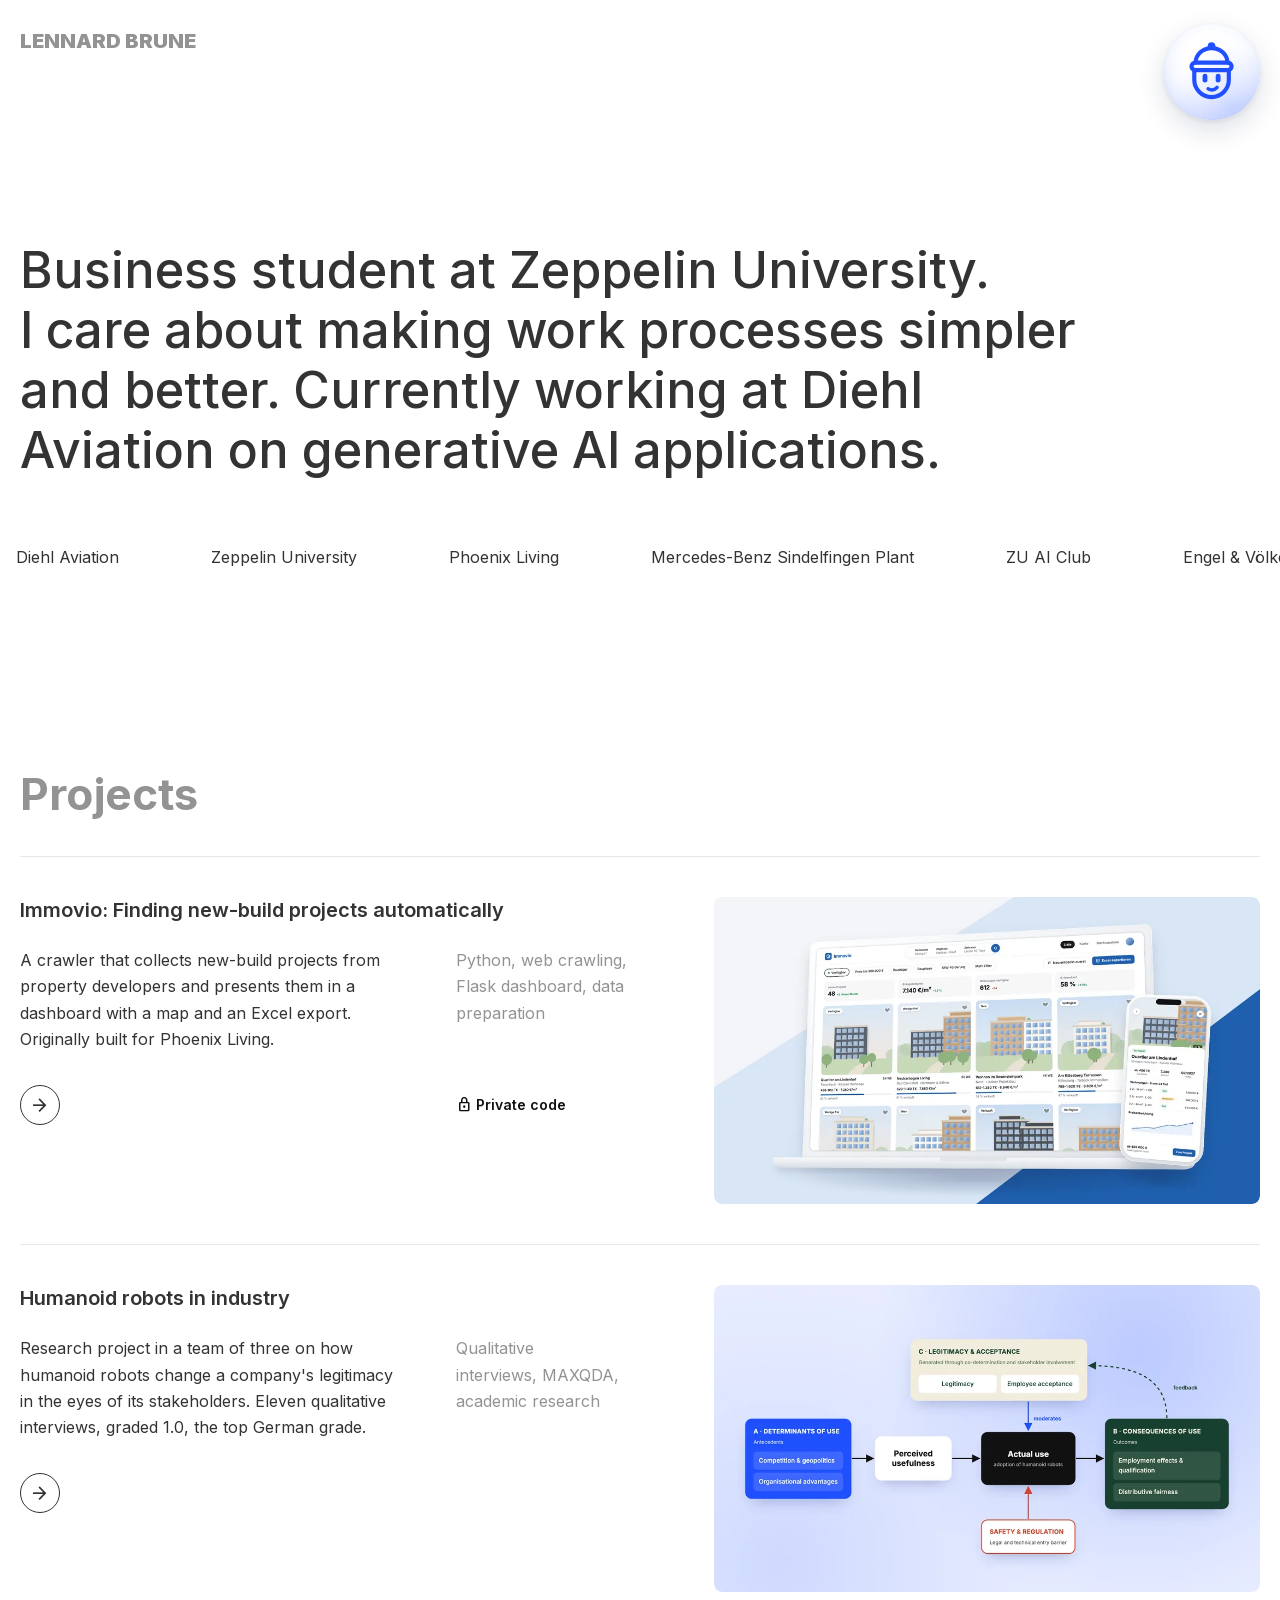
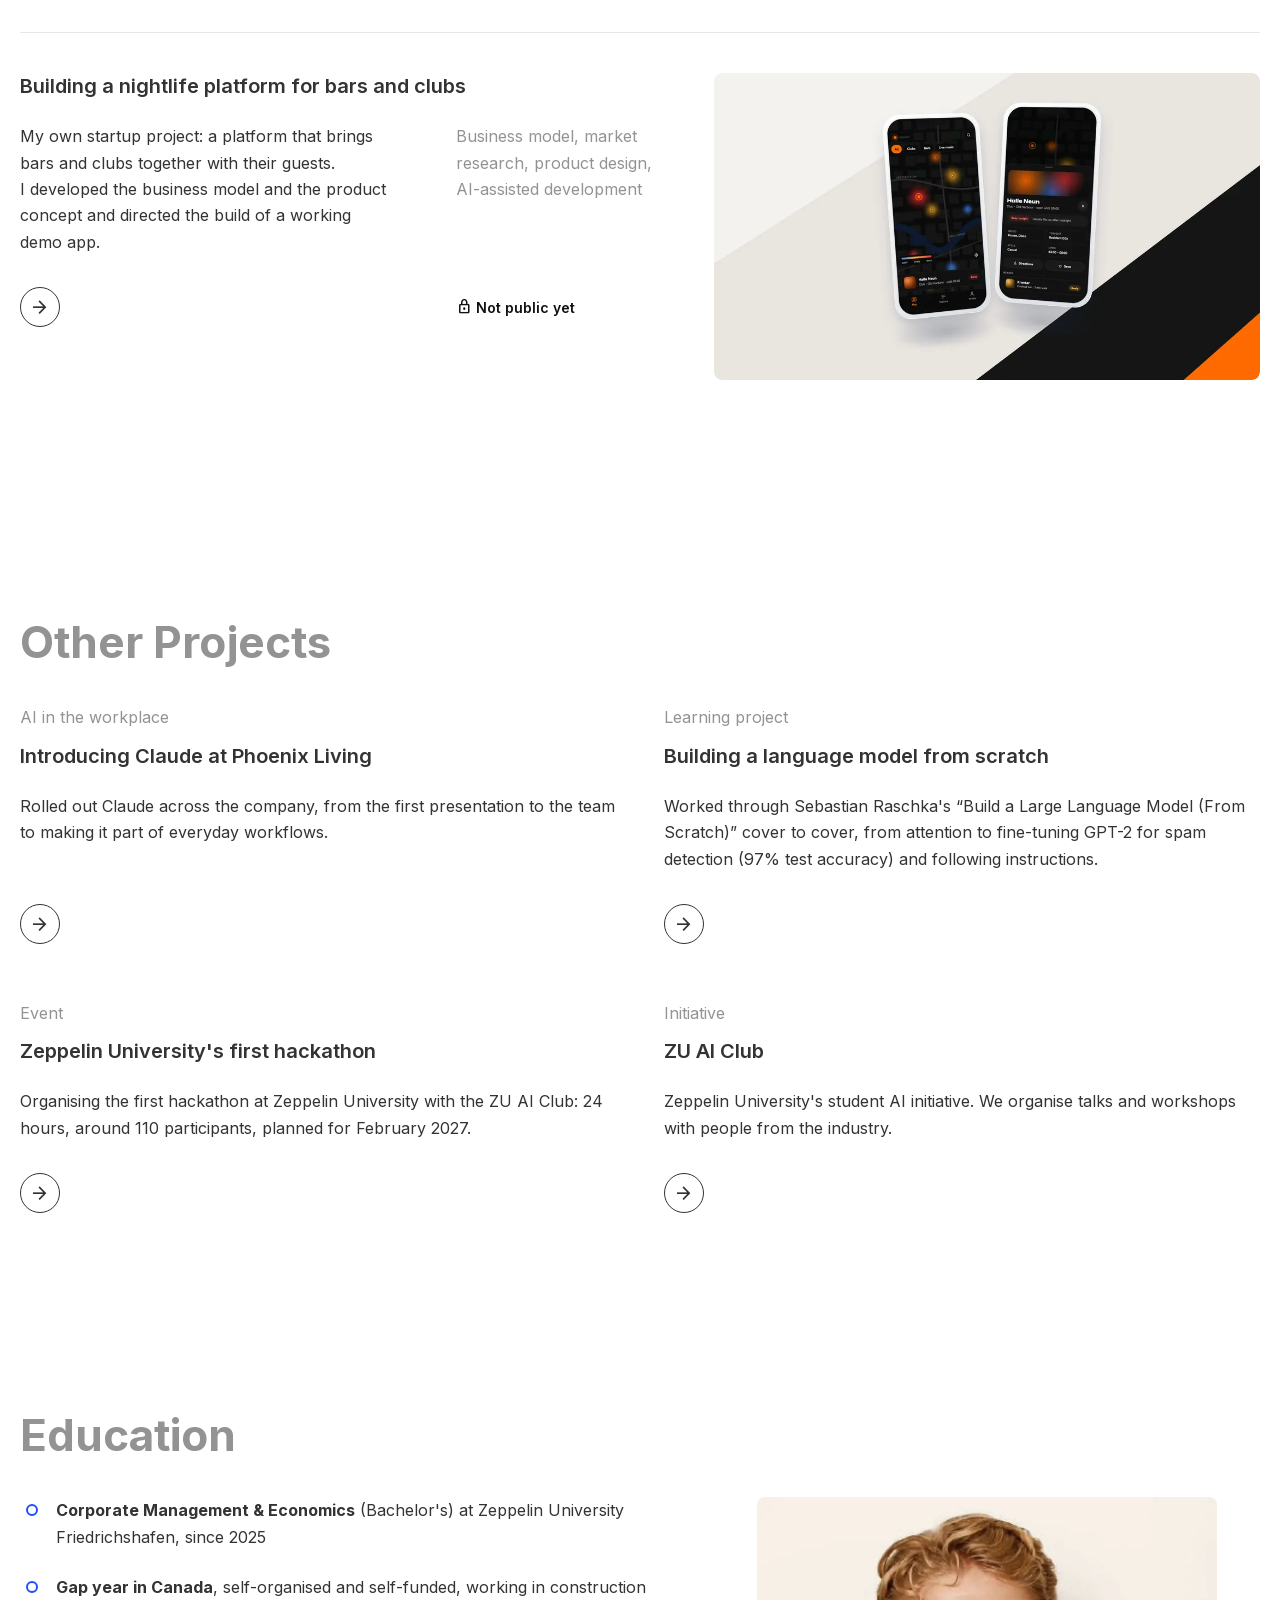
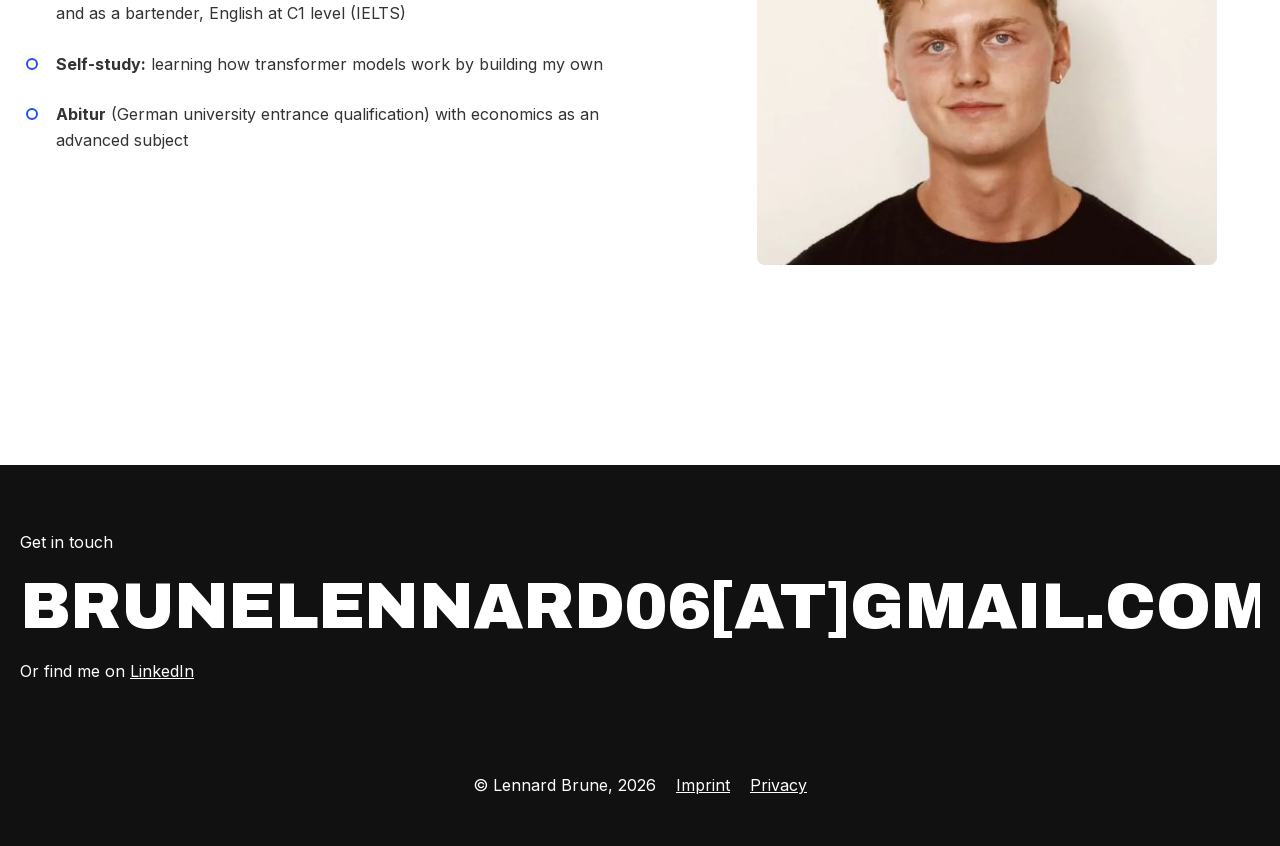
<file: index.html>
<!DOCTYPE html>
<html lang="en">

<head>
  <meta charset="UTF-8">
  <meta name="viewport" content="width=device-width, initial-scale=1">
  <title>Lennard Brune</title>
  <meta name="description" content="Lennard Brune – business student at Zeppelin University with a focus on processes, data and automation.">
  <link rel="stylesheet" href="style.css">
</head>

<body>

  <header class="hero">
    <p class="hero-name">Lennard Brune</p>
    <!-- Eigene Figur: Kopf mit Wollmütze. Die Augen (.eye) folgen dem Mauszeiger (main.js)
         und blinzeln ab und zu (style.css). Klick öffnet den Chat (chat.js). -->
    <button type="button" class="hero-mark" aria-label="Chat with my tiny assistant">
      <svg class="face" viewBox="0 0 100 100" xmlns="http://www.w3.org/2000/svg" fill="none"
        stroke="currentColor" stroke-width="6" stroke-linecap="round" stroke-linejoin="round">
        <circle cx="50" cy="13" r="5.5" fill="currentColor" stroke="none" />
        <path d="M27 37 A23 21 0 0 1 73 37" />
        <rect x="21" y="37" width="58" height="11" rx="5.5" />
        <path d="M25 48 V62 A25 25 0 0 0 75 62 V48" />
        <g class="eye"><rect x="37" y="53" width="7" height="13" rx="3.5" fill="currentColor" stroke="none" /></g>
        <g class="eye"><rect x="56" y="53" width="7" height="13" rx="3.5" fill="currentColor" stroke="none" /></g>
        <path d="M45 75 Q52 79 58 73" stroke-width="5" />
      </svg>
    </button>
    <h1 class="hero-lead">
      <span class="hero-lead-intro">Business student at Zeppelin University.</span> I&nbsp;care about making work processes simpler and better.
      Currently working at Diehl Aviation on generative AI applications.
    </h1>
  </header>

  <main>

    <!-- Stationen: zweite Gruppe ist eine Kopie für die Endlosschleife -->
    <div class="marquee" aria-label="Places I have worked and studied">
      <div class="marquee-track">
        <div class="marquee-group">
          <span>Diehl Aviation</span>
          <span>Zeppelin University</span>
          <span>Phoenix Living</span>
          <span>Mercedes-Benz Sindelfingen Plant</span>
          <span>ZU AI Club</span>
          <span>Engel &amp; Völkers Vancouver</span>
          <span>Custom Vancouver Carpentry</span>
          <span>Project Landscape Calgary</span>
          <span>Blue Estate</span>
        </div>
        <div class="marquee-group" aria-hidden="true">
          <span>Diehl Aviation</span>
          <span>Zeppelin University</span>
          <span>Phoenix Living</span>
          <span>Mercedes-Benz Sindelfingen Plant</span>
          <span>ZU AI Club</span>
          <span>Engel &amp; Völkers Vancouver</span>
          <span>Custom Vancouver Carpentry</span>
          <span>Project Landscape Calgary</span>
          <span>Blue Estate</span>
        </div>
      </div>
    </div>

    <section class="section">
      <h2 class="section-title">Projects</h2>

      <a class="card" href="projects/immovio.html">
        <div class="card-body">
          <div class="card-text">
            <h3 class="card-title">Immovio: Finding new-build projects automatically</h3>
            <p class="card-desc">
              A crawler that collects new-build projects from property developers and presents them in a dashboard
              with a map and an Excel export. Originally built for Phoenix Living.
            </p>
            <p class="card-skills">Python, web crawling, Flask dashboard, data preparation</p>
            <div class="card-actions">
              <span class="arrow-circle"><span class="icon">arrow_forward</span></span>
              <span class="status-pill"><span class="icon">lock</span> Private code</span>
            </div>
          </div>
          <div class="card-media">
            <img src="images/immovio/dashboard-sm.webp" alt="Immovio dashboard on a laptop and phone" loading="lazy">
          </div>
        </div>
      </a>

      <a class="card" href="projects/humanoid-robots.html">
        <div class="card-body">
          <div class="card-text">
            <h3 class="card-title">Humanoid robots in industry</h3>
            <p class="card-desc">
              Research project in a team of three on how humanoid robots change a company's legitimacy in the eyes
              of its stakeholders. Eleven qualitative interviews, graded 1.0, the top German grade.
            </p>
            <p class="card-skills">Qualitative interviews, MAXQDA, academic research</p>
            <div class="card-actions">
              <span class="arrow-circle"><span class="icon">arrow_forward</span></span>
            </div>
          </div>
          <div class="card-media">
            <img src="images/robotics/card-sm.webp" alt="Process model of humanoid robot adoption from the research project" loading="lazy">
          </div>
        </div>
      </a>

      <a class="card" href="projects/nightlife.html">
        <div class="card-body">
          <div class="card-text">
            <h3 class="card-title">Building a nightlife platform for bars and clubs</h3>
            <p class="card-desc">
              My own startup project: a platform that brings bars and clubs together with their guests. I&nbsp;developed
              the business model and the product concept and directed the build of a working demo app.
            </p>
            <p class="card-skills">Business model, market research, product design, AI-assisted development</p>
            <div class="card-actions">
              <span class="arrow-circle"><span class="icon">arrow_forward</span></span>
              <span class="status-pill"><span class="icon">lock</span> Not public yet</span>
            </div>
          </div>
          <div class="card-media">
            <img src="images/nightlife/venue-sm.webp" alt="Two phones showing a redesigned nightlife app with fictional venues" loading="lazy">
          </div>
        </div>
      </a>
    </section>

    <section class="section">
      <h2 class="section-title">Other Projects</h2>
      <div class="side-grid">

        <a class="side-card">
          <p class="tag">AI in the workplace</p>
          <h3 class="card-title">Introducing Claude at Phoenix Living</h3>
          <p>
            Rolled out Claude across the company, from the first presentation to the team to making it part of
            everyday workflows.
          </p>
          <div class="card-arrow">
            <span class="arrow-circle"><span class="icon">arrow_forward</span></span>
          </div>
        </a>

        <a class="side-card" href="https://github.com/lennardbrune/neural-net-from-scratch" target="_blank" rel="noopener">
          <p class="tag">Learning project</p>
          <h3 class="card-title">Building a language model from scratch</h3>
          <p>
            Worked through Sebastian Raschka's “Build a Large Language Model (From Scratch)” cover to cover, from
            attention to fine-tuning GPT-2 for spam detection (97% test accuracy) and following instructions.
          </p>
          <div class="card-arrow">
            <span class="arrow-circle"><span class="icon">arrow_forward</span></span>
          </div>
        </a>

        <a class="side-card" href="projects/hackathon.html">
          <p class="tag">Event</p>
          <h3 class="card-title">Zeppelin University's first hackathon</h3>
          <p>
            Organising the first hackathon at Zeppelin University with the ZU AI Club: 24 hours, around 110
            participants, planned for February 2027.
          </p>
          <div class="card-arrow">
            <span class="arrow-circle"><span class="icon">arrow_forward</span></span>
          </div>
        </a>

        <a class="side-card">
          <p class="tag">Initiative</p>
          <h3 class="card-title">ZU AI Club</h3>
          <p>
            Zeppelin University's student AI initiative. We organise talks and workshops with people from the
            industry.
          </p>
          <div class="card-arrow">
            <span class="arrow-circle"><span class="icon">arrow_forward</span></span>
          </div>
        </a>

      </div>
    </section>

    <section class="section">
      <h2 class="section-title">Education</h2>
      <div class="edu">
        <ul class="edu-list">
          <li><span><b>Corporate Management &amp; Economics</b> (Bachelor's) at Zeppelin University
              Friedrichshafen, since 2025</span></li>
          <li><span><b>Gap year in Canada</b>, self-organised and self-funded, working in construction and as a
              bartender, English at C1 level (IELTS)</span></li>
          <li><span><b>Self-study:</b> learning how transformer models work by building my own</span></li>
          <li><span><b>Abitur</b> (German university entrance qualification) with economics as an advanced
              subject</span></li>
        </ul>
        <figure class="edu-portrait">
          <img src="images/portrait.webp" srcset="images/portrait-sm.webp 456w, images/portrait.webp 912w"
            sizes="(min-width: 1960px) 560px, (min-width: 1081px) 460px, 100vw" width="912" height="730" alt="Portrait of Lennard Brune"
            loading="lazy">
        </figure>
      </div>
    </section>

  </main>

  <section class="contact">
    <p>Get in touch</p>
    <p class="contact-mail">
      <span class="mail" id="mail" data-mail="brunelennard06@gmail.com" tabindex="0" role="button"
        aria-label="Copy email address">brunelennard06[at]gmail.com</span>
    </p>
    <p>Or find me on <a href="https://www.linkedin.com/in/lennard-brune-680875238/" target="_blank"
        rel="noopener">LinkedIn</a></p>
  </section>

  <footer class="site-footer">
    <span>© Lennard Brune, 2026</span>
    <a href="impressum.html">Imprint</a>
    <a href="datenschutz.html">Privacy</a>
  </footer>

  <div class="mail-tooltip" id="mail-tooltip" aria-live="polite">
    <span class="icon">check</span>
    <span class="tooltip-text">Click to copy</span>
  </div>

  <script src="main.js"></script>
  <script src="tinynet.js"></script>
  <script src="water.js"></script>
  <script src="chat.js"></script>
</body>

</html>
</file>
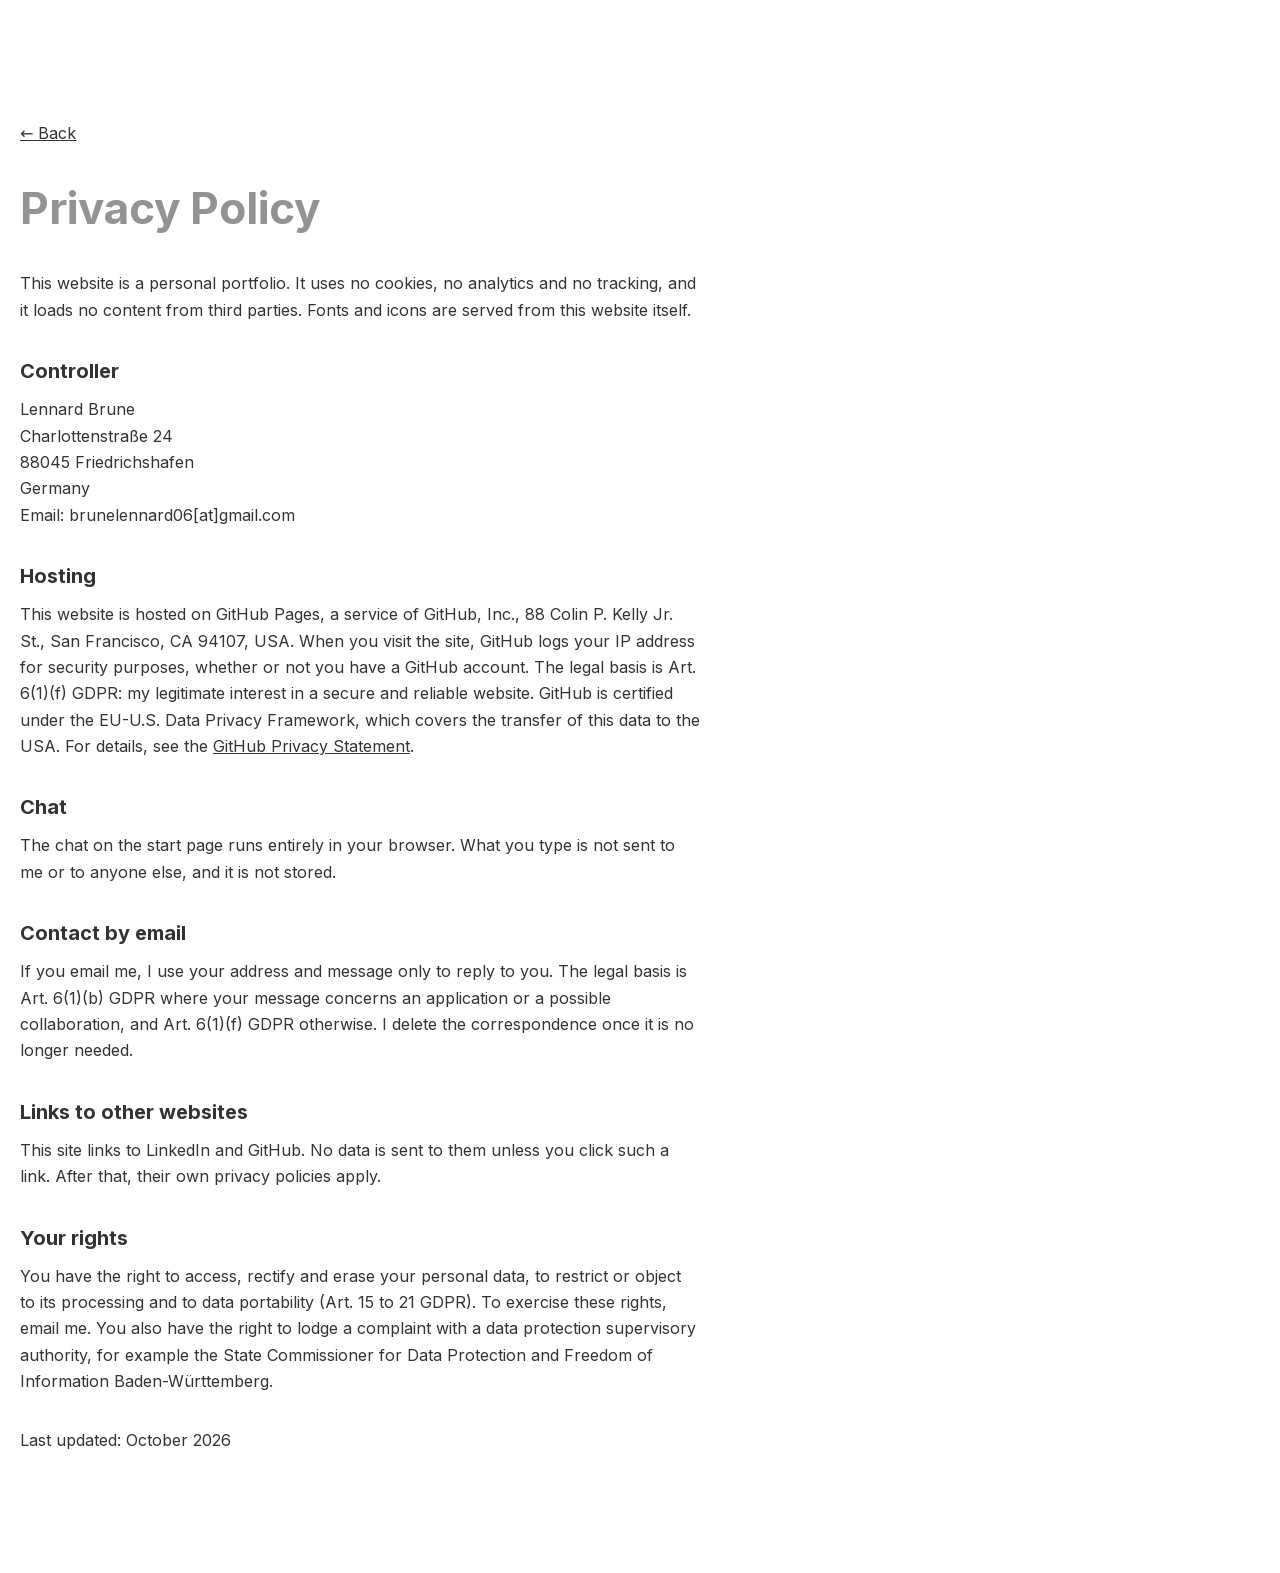
<file: datenschutz.html>
<!DOCTYPE html>
<html lang="en">

<head>
  <meta charset="UTF-8">
  <meta name="viewport" content="width=device-width, initial-scale=1">
  <title>Privacy Policy – Lennard Brune</title>
  <meta name="robots" content="noindex">
  <link rel="stylesheet" href="style.css">
</head>

<body>
  <main class="legal-page">
    <p><a href="index.html">← Back</a></p>
    <h1 style="margin-top: 40px;">Privacy Policy</h1>

    <p>This website is a personal portfolio. It uses no cookies, no analytics and no tracking, and it loads no
      content from third parties. Fonts and icons are served from this website itself.</p>

    <h2>Controller</h2>
    <p>Lennard Brune<br>Charlottenstraße 24<br>88045 Friedrichshafen<br>Germany<br>Email: brunelennard06[at]gmail.com</p>

    <h2>Hosting</h2>
    <p>This website is hosted on GitHub Pages, a service of GitHub, Inc., 88 Colin P. Kelly Jr. St.,
      San Francisco, CA 94107, USA. When you visit the site, GitHub logs your IP address for security purposes,
      whether or not you have a GitHub account. The legal basis is Art. 6(1)(f) GDPR: my legitimate interest
      in a secure and reliable website. GitHub is certified under the EU-U.S. Data Privacy Framework, which
      covers the transfer of this data to the USA. For details, see the
      <a href="https://docs.github.com/en/site-policy/privacy-policies/github-general-privacy-statement"
        target="_blank" rel="noopener">GitHub Privacy Statement</a>.</p>

    <h2>Chat</h2>
    <p>The chat on the start page runs entirely in your browser. What you type is not sent to me or to anyone
      else, and it is not stored.</p>

    <h2>Contact by email</h2>
    <p>If you email me, I&nbsp;use your address and message only to reply to you. The legal basis is
      Art. 6(1)(b) GDPR where your message concerns an application or a possible collaboration, and
      Art. 6(1)(f) GDPR otherwise. I&nbsp;delete the correspondence once it is no longer needed.</p>

    <h2>Links to other websites</h2>
    <p>This site links to LinkedIn and GitHub. No data is sent to them unless you click such a link. After
      that, their own privacy policies apply.</p>

    <h2>Your rights</h2>
    <p>You have the right to access, rectify and erase your personal data, to restrict or object to its
      processing and to data portability (Art. 15 to 21 GDPR). To exercise these rights, email me. You also
      have the right to lodge a complaint with a data protection supervisory authority, for example the
      State Commissioner for Data Protection and Freedom of Information Baden-Württemberg.</p>

    <p style="margin-top: 32px;">Last updated: October 2026</p>
  </main>
</body>

</html>
</file>
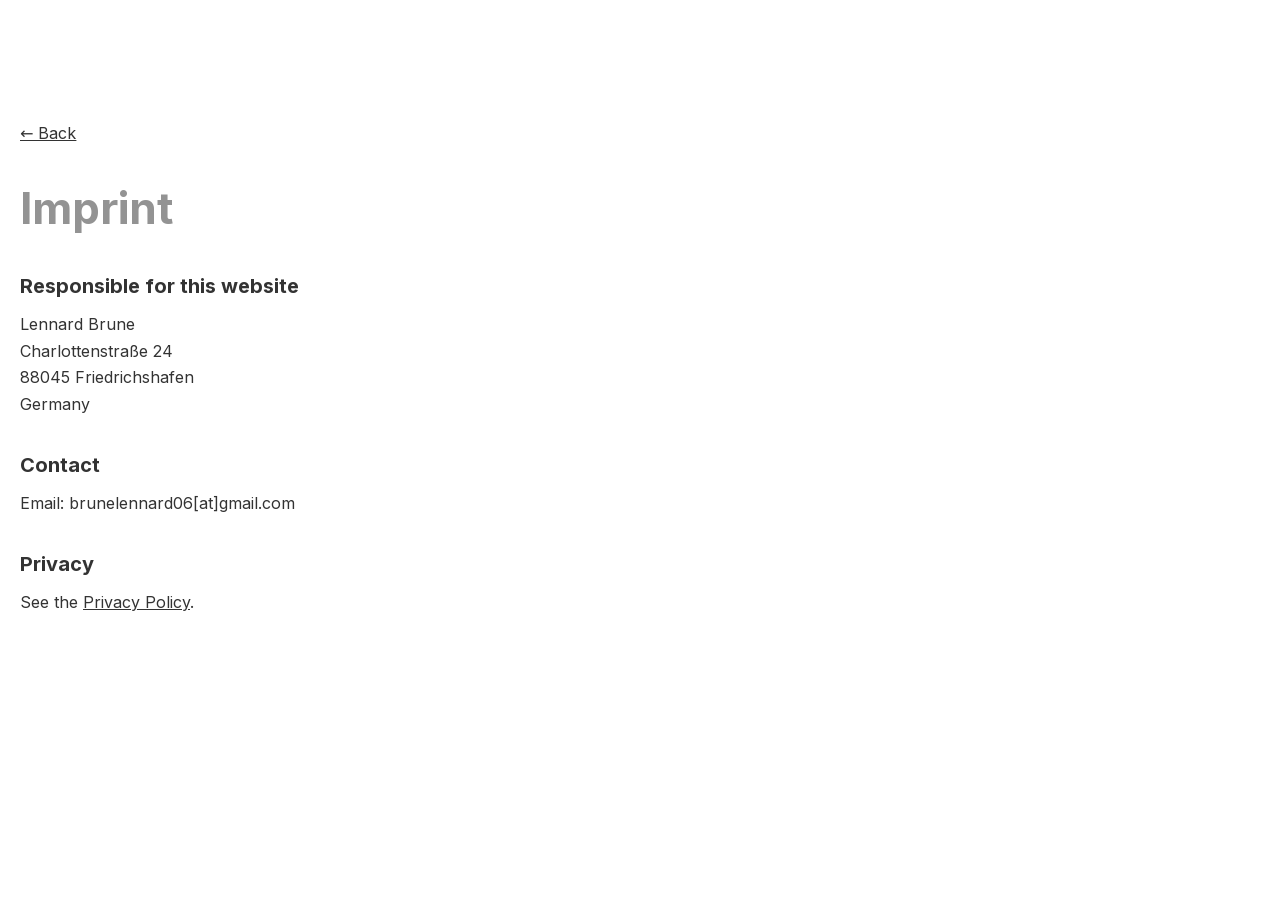
<file: impressum.html>
<!DOCTYPE html>
<html lang="en">

<head>
  <meta charset="UTF-8">
  <meta name="viewport" content="width=device-width, initial-scale=1">
  <title>Imprint – Lennard Brune</title>
  <meta name="robots" content="noindex">
  <link rel="stylesheet" href="style.css">
</head>

<body>
  <main class="legal-page">
    <p><a href="index.html">← Back</a></p>
    <h1 style="margin-top: 40px;">Imprint</h1>

    <h2>Responsible for this website</h2>
    <p>Lennard Brune<br>Charlottenstraße 24<br>88045 Friedrichshafen<br>Germany</p>

    <h2>Contact</h2>
    <p>Email: brunelennard06[at]gmail.com</p>

    <h2>Privacy</h2>
    <p>See the <a href="datenschutz.html">Privacy Policy</a>.</p>
  </main>
</body>

</html>
</file>
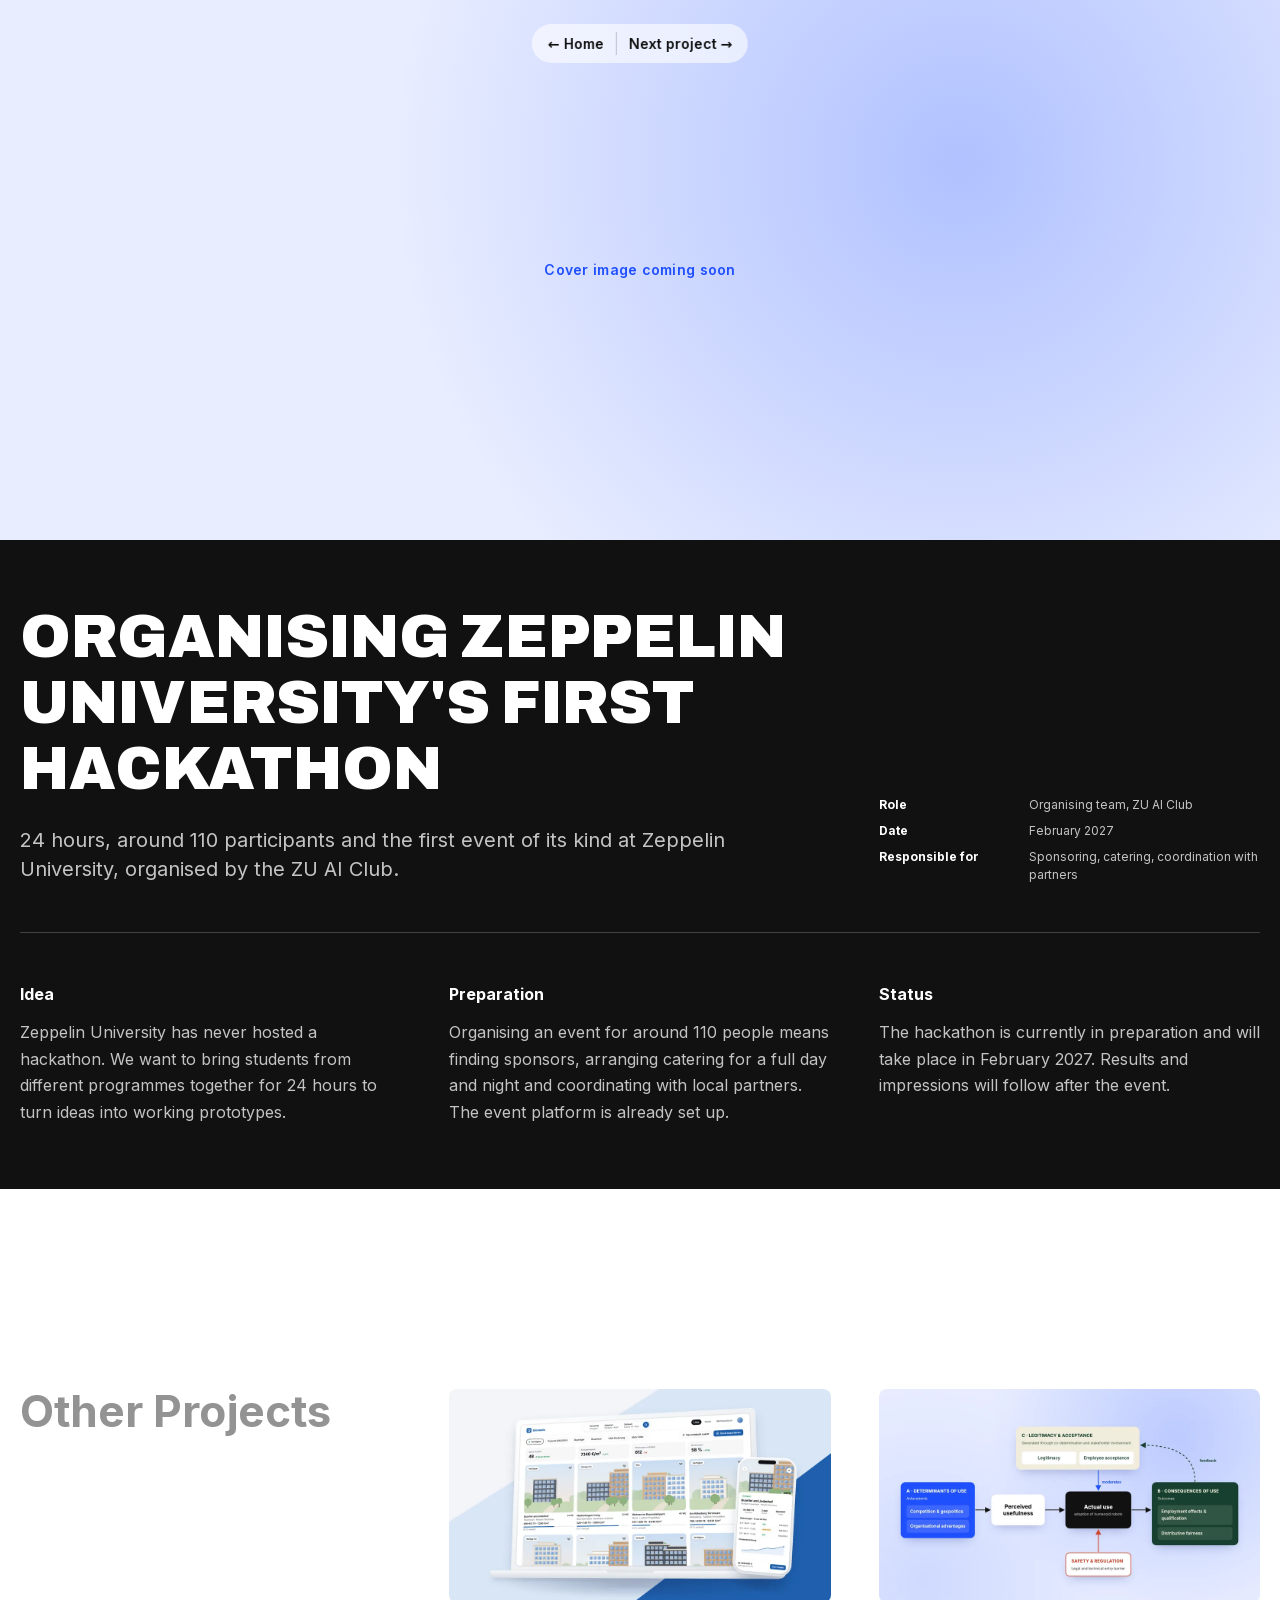
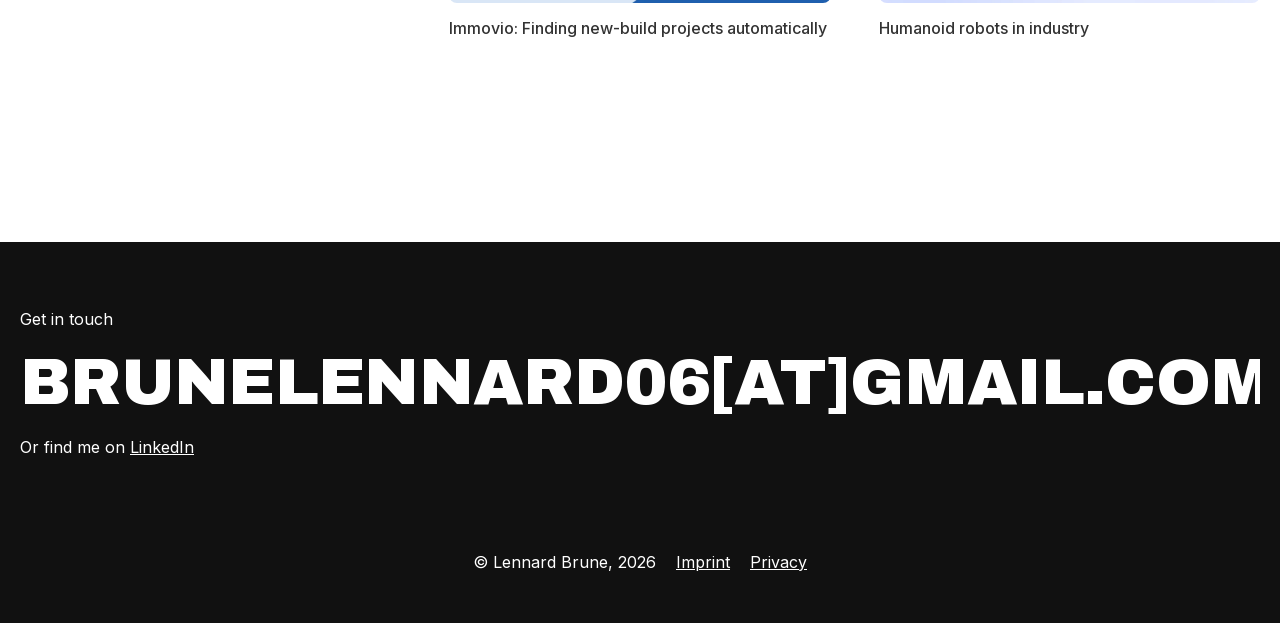
<file: projects/hackathon.html>
<!DOCTYPE html>
<html lang="en">

<head>
  <meta charset="UTF-8">
  <meta name="viewport" content="width=device-width, initial-scale=1">
  <title>ZU Hackathon – Lennard Brune</title>
  <meta name="description" content="Organising the first hackathon at Zeppelin University.">
  <link rel="stylesheet" href="../style.css">
</head>

<body>

  <nav class="project-nav" aria-label="Project navigation">
    <a href="../index.html">← Home</a>
    <span class="divider"></span>
    <a href="immovio.html">Next project →</a>
  </nav>

  <div class="project-hero">
    <div class="placeholder">Cover image coming soon</div>
  </div>

  <section class="project-intro">
    <div class="project-intro-top">
      <div class="project-heading">
        <h1 class="project-title">Organising Zeppelin University's first hackathon</h1>
        <p class="project-tagline">24 hours, around 110 participants and the first event of its kind at
          Zeppelin University, organised by the ZU AI Club.</p>
      </div>
      <dl class="project-meta">
        <div>
          <dt>Role</dt>
          <dd>Organising team, ZU AI Club</dd>
        </div>
        <div>
          <dt>Date</dt>
          <dd>February 2027</dd>
        </div>
        <div>
          <dt>Responsible for</dt>
          <dd>Sponsoring, catering, coordination with partners</dd>
        </div>
      </dl>
    </div>

    <hr class="project-divider">

    <!-- PLATZHALTER-TEXTE: von Lennard prüfen und ergänzen lassen -->
    <div class="project-summary">
      <div>
        <h2>Idea</h2>
        <p>
          Zeppelin University has never hosted a hackathon. We want to bring students from different programmes
          together for 24 hours to turn ideas into working prototypes.
        </p>
      </div>
      <div>
        <h2>Preparation</h2>
        <p>
          Organising an event for around 110 people means finding sponsors, arranging catering for a full day
          and night and coordinating with local partners. The event platform is already set up.
        </p>
      </div>
      <div>
        <h2>Status</h2>
        <p>
          The hackathon is currently in preparation and will take place in February 2027. Results and
          impressions will follow after the event.
        </p>
      </div>
    </div>
  </section>

  <section class="related">
    <h2 class="section-title">Other Projects</h2>
    <a href="immovio.html">
      <img src="../images/immovio/dashboard-sm.webp" alt="Immovio dashboard on a laptop and phone" loading="lazy">
      <p>Immovio: Finding new-build projects automatically</p>
    </a>
    <a href="humanoid-robots.html">
      <img src="../images/robotics/card-sm.webp" alt="Process model of humanoid robot adoption" loading="lazy">
      <p>Humanoid robots in industry</p>
    </a>
  </section>

  <section class="contact">
    <p>Get in touch</p>
    <p class="contact-mail">
      <span class="mail" id="mail" data-mail="brunelennard06@gmail.com" tabindex="0" role="button"
        aria-label="Copy email address">brunelennard06[at]gmail.com</span>
    </p>
    <p>Or find me on <a href="https://www.linkedin.com/in/lennard-brune-680875238/" target="_blank"
        rel="noopener">LinkedIn</a></p>
  </section>

  <footer class="site-footer">
    <span>© Lennard Brune, 2026</span>
    <a href="../impressum.html">Imprint</a>
    <a href="../datenschutz.html">Privacy</a>
  </footer>

  <div class="mail-tooltip" id="mail-tooltip" aria-live="polite">
    <span class="icon">check</span>
    <span class="tooltip-text">Click to copy</span>
  </div>

  <script src="../main.js"></script>
</body>

</html>
</file>
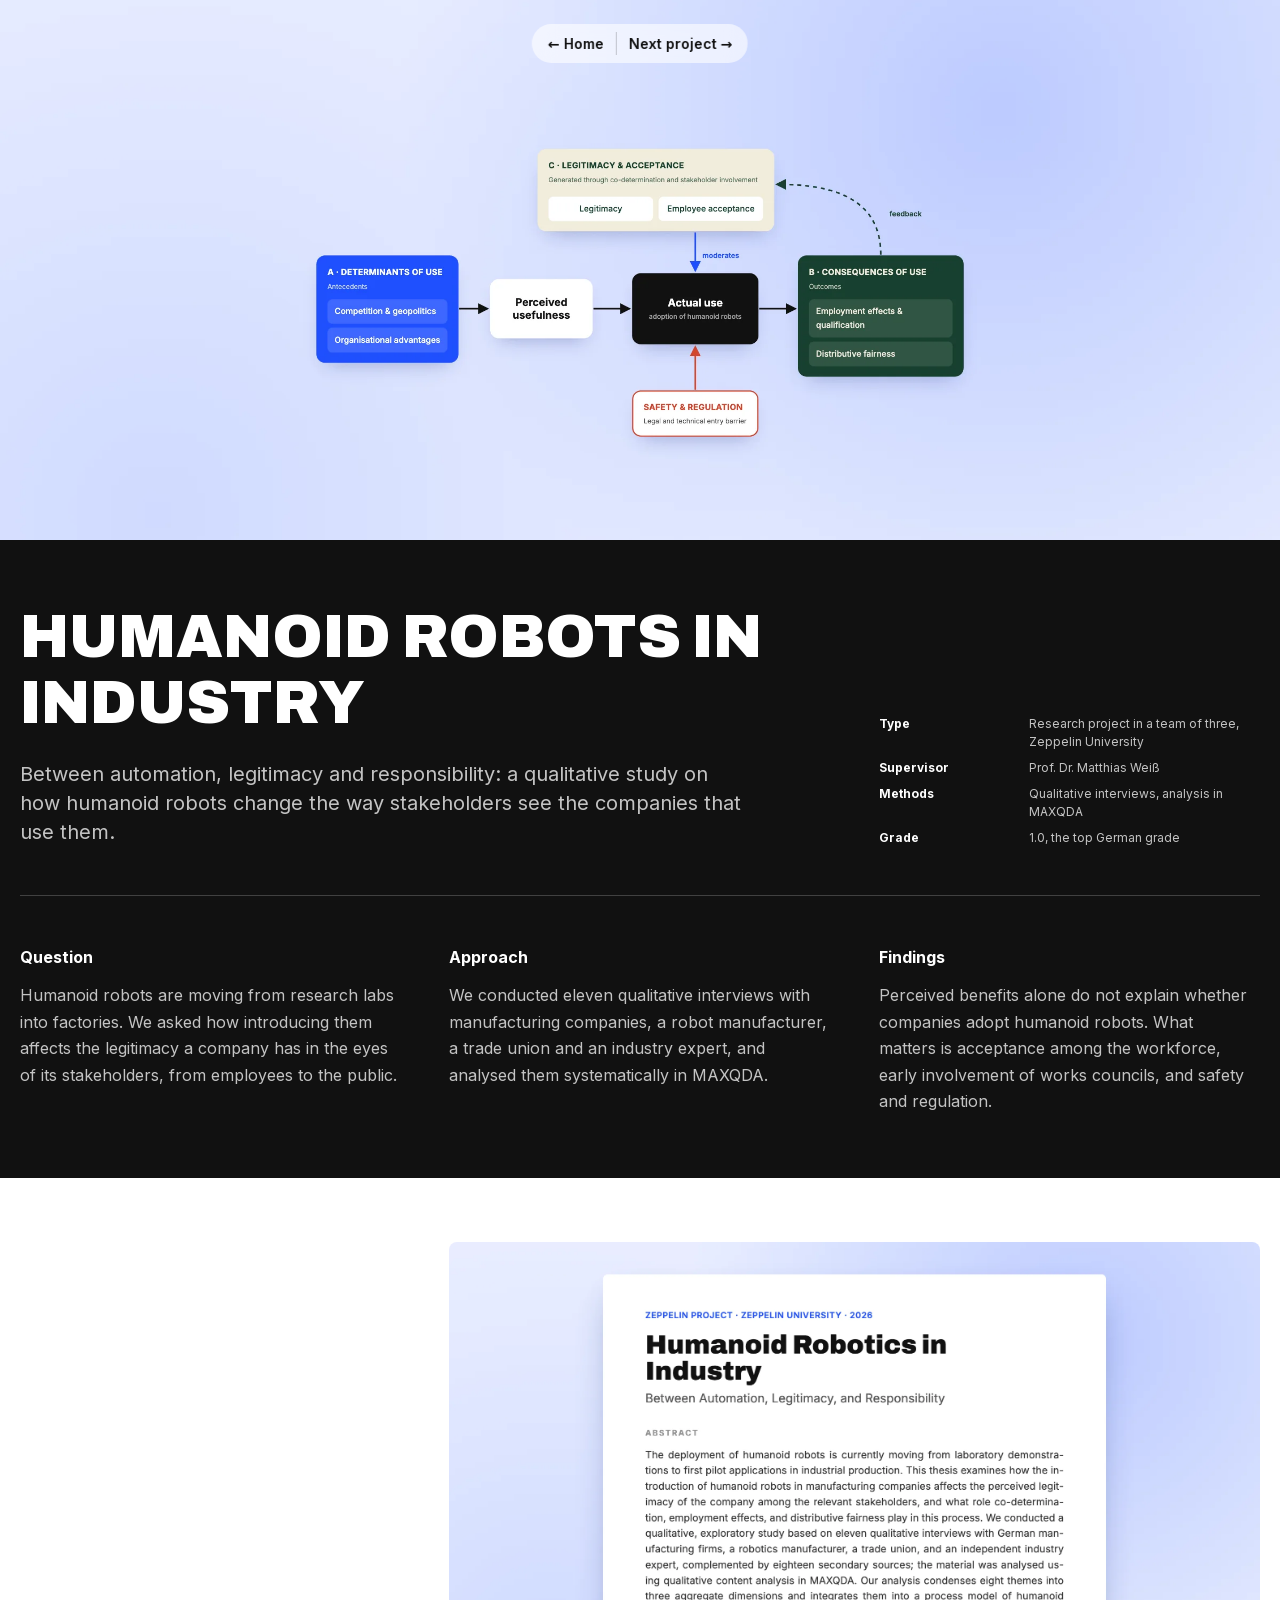
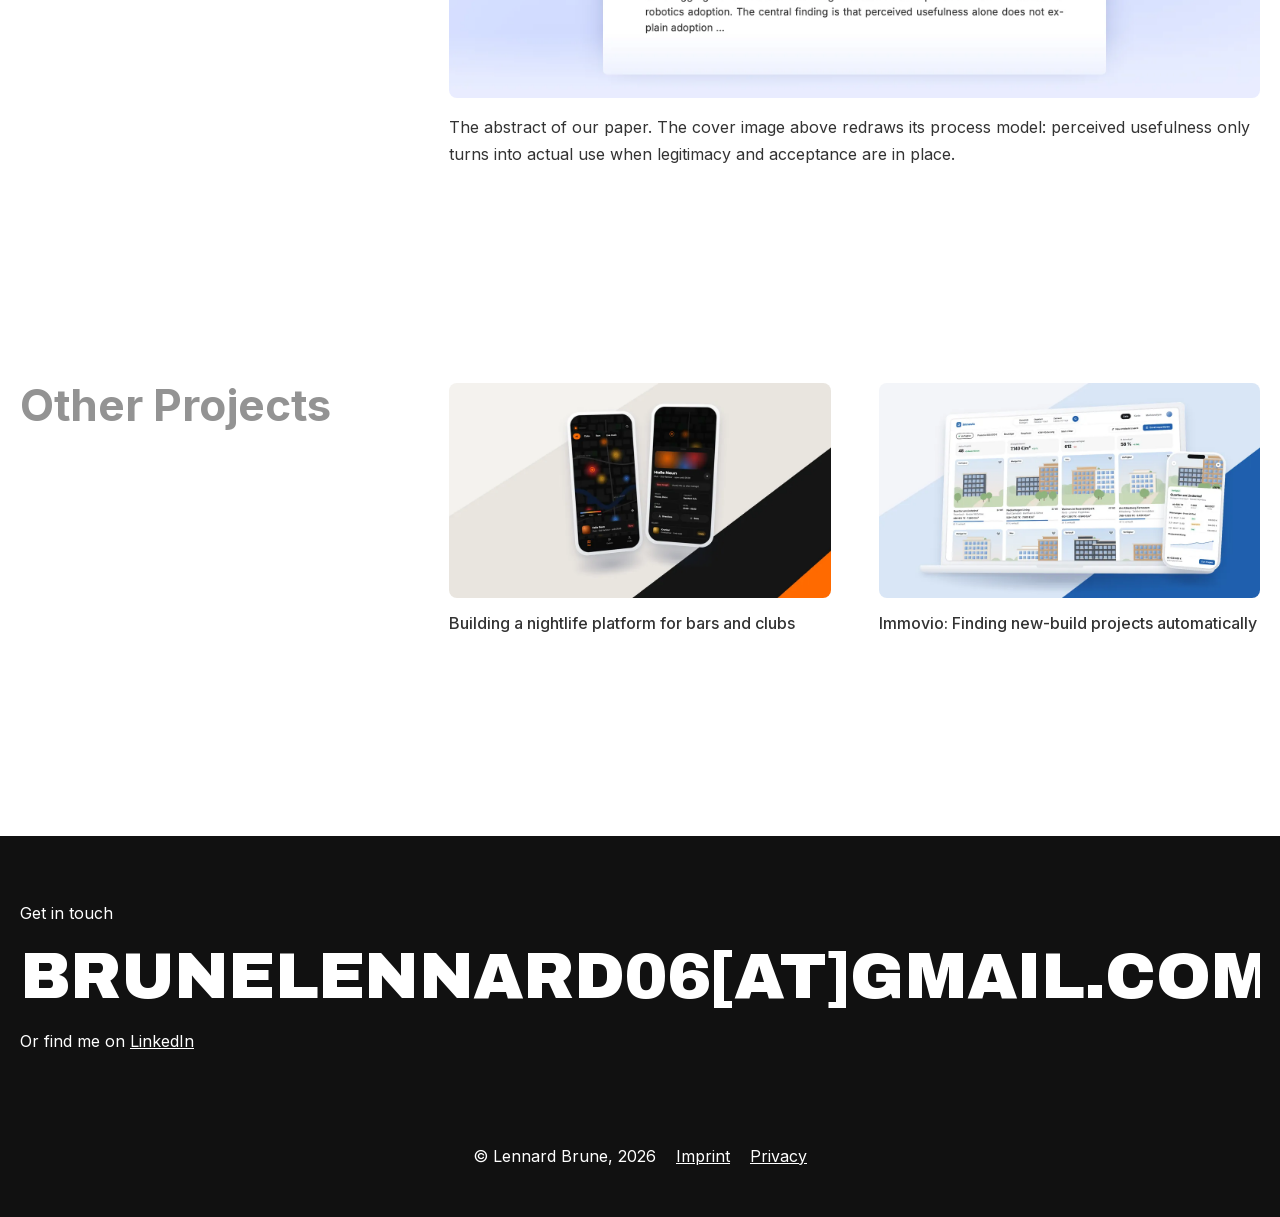
<file: projects/humanoid-robots.html>
<!DOCTYPE html>
<html lang="en">

<head>
  <meta charset="UTF-8">
  <meta name="viewport" content="width=device-width, initial-scale=1">
  <title>Humanoid Robotics – Lennard Brune</title>
  <meta name="description" content="Research project on humanoid robots in industry and corporate legitimacy.">
  <link rel="stylesheet" href="../style.css">
</head>

<body>

  <nav class="project-nav" aria-label="Project navigation">
    <a href="../index.html">← Home</a>
    <span class="divider"></span>
    <a href="nightlife.html">Next project →</a>
  </nav>

  <div class="project-hero">
    <img src="../images/robotics/cover.webp" alt="Process model of humanoid robot adoption in manufacturing: determinants, perceived usefulness, actual use and consequences, moderated by legitimacy and acceptance, with safety and regulation as an entry barrier" fetchpriority="high">
  </div>

  <section class="project-intro">
    <div class="project-intro-top">
      <div class="project-heading">
        <h1 class="project-title">Humanoid robots in industry</h1>
        <p class="project-tagline">Between automation, legitimacy and responsibility: a qualitative study on how
          humanoid robots change the way stakeholders see the companies that use them.</p>
      </div>
      <dl class="project-meta">
        <div>
          <dt>Type</dt>
          <dd>Research project in a team of three, Zeppelin University</dd>
        </div>
        <div>
          <dt>Supervisor</dt>
          <dd>Prof. Dr. Matthias Weiß</dd>
        </div>
        <div>
          <dt>Methods</dt>
          <dd>Qualitative interviews, analysis in MAXQDA</dd>
        </div>
        <div>
          <dt>Grade</dt>
          <dd>1.0, the top German grade</dd>
        </div>
      </dl>
    </div>

    <hr class="project-divider">

    <div class="project-summary">
      <div>
        <h2>Question</h2>
        <p>
          Humanoid robots are moving from research labs into factories. We asked how introducing them affects the
          legitimacy a company has in the eyes of its stakeholders, from employees to the public.
        </p>
      </div>
      <div>
        <h2>Approach</h2>
        <p>
          We conducted eleven qualitative interviews with manufacturing companies, a robot manufacturer, a trade
          union and an industry expert, and analysed them systematically in MAXQDA.
        </p>
      </div>
      <div>
        <h2>Findings</h2>
        <p>
          Perceived benefits alone do not explain whether companies adopt humanoid robots. What matters is
          acceptance among the workforce, early involvement of works councils, and safety and regulation.
        </p>
      </div>
    </div>
  </section>

  <section class="gallery">
    <div class="gallery-row">
      <figure>
        <img src="../images/robotics/abstract.webp" alt="Title and abstract of the research paper" loading="lazy">
        <figcaption>The abstract of our paper. The cover image above redraws its process model: perceived usefulness
          only turns into actual use when legitimacy and acceptance are in place.</figcaption>
      </figure>
    </div>
  </section>

  <section class="related">
    <h2 class="section-title">Other Projects</h2>
    <a href="nightlife.html">
      <img src="../images/nightlife/venue-sm.webp" alt="Redesigned nightlife app with fictional venues" loading="lazy">
      <p>Building a nightlife platform for bars and clubs</p>
    </a>
    <a href="immovio.html">
      <img src="../images/immovio/dashboard-sm.webp" alt="Immovio dashboard on a laptop and phone" loading="lazy">
      <p>Immovio: Finding new-build projects automatically</p>
    </a>
  </section>

  <section class="contact">
    <p>Get in touch</p>
    <p class="contact-mail">
      <span class="mail" id="mail" data-mail="brunelennard06@gmail.com" tabindex="0" role="button"
        aria-label="Copy email address">brunelennard06[at]gmail.com</span>
    </p>
    <p>Or find me on <a href="https://www.linkedin.com/in/lennard-brune-680875238/" target="_blank"
        rel="noopener">LinkedIn</a></p>
  </section>

  <footer class="site-footer">
    <span>© Lennard Brune, 2026</span>
    <a href="../impressum.html">Imprint</a>
    <a href="../datenschutz.html">Privacy</a>
  </footer>

  <div class="mail-tooltip" id="mail-tooltip" aria-live="polite">
    <span class="icon">check</span>
    <span class="tooltip-text">Click to copy</span>
  </div>

  <script src="../main.js"></script>
</body>

</html>
</file>
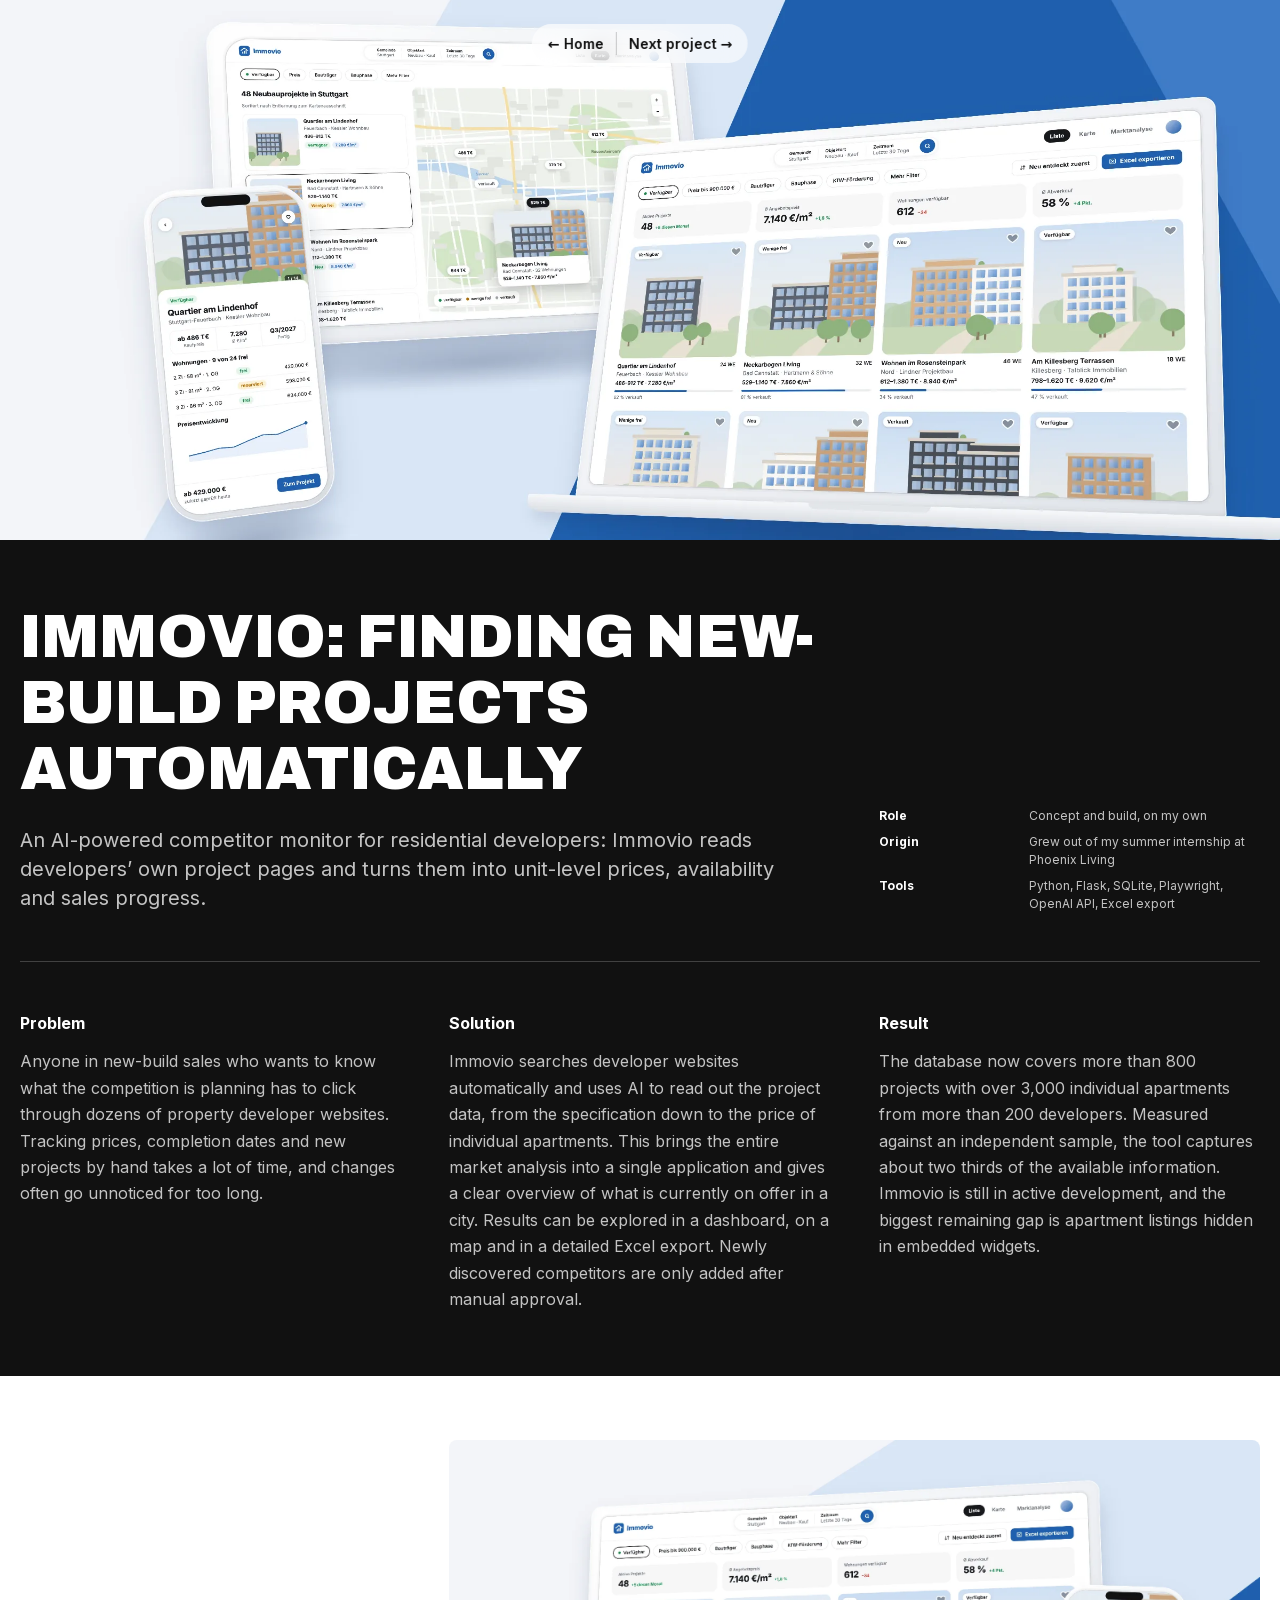
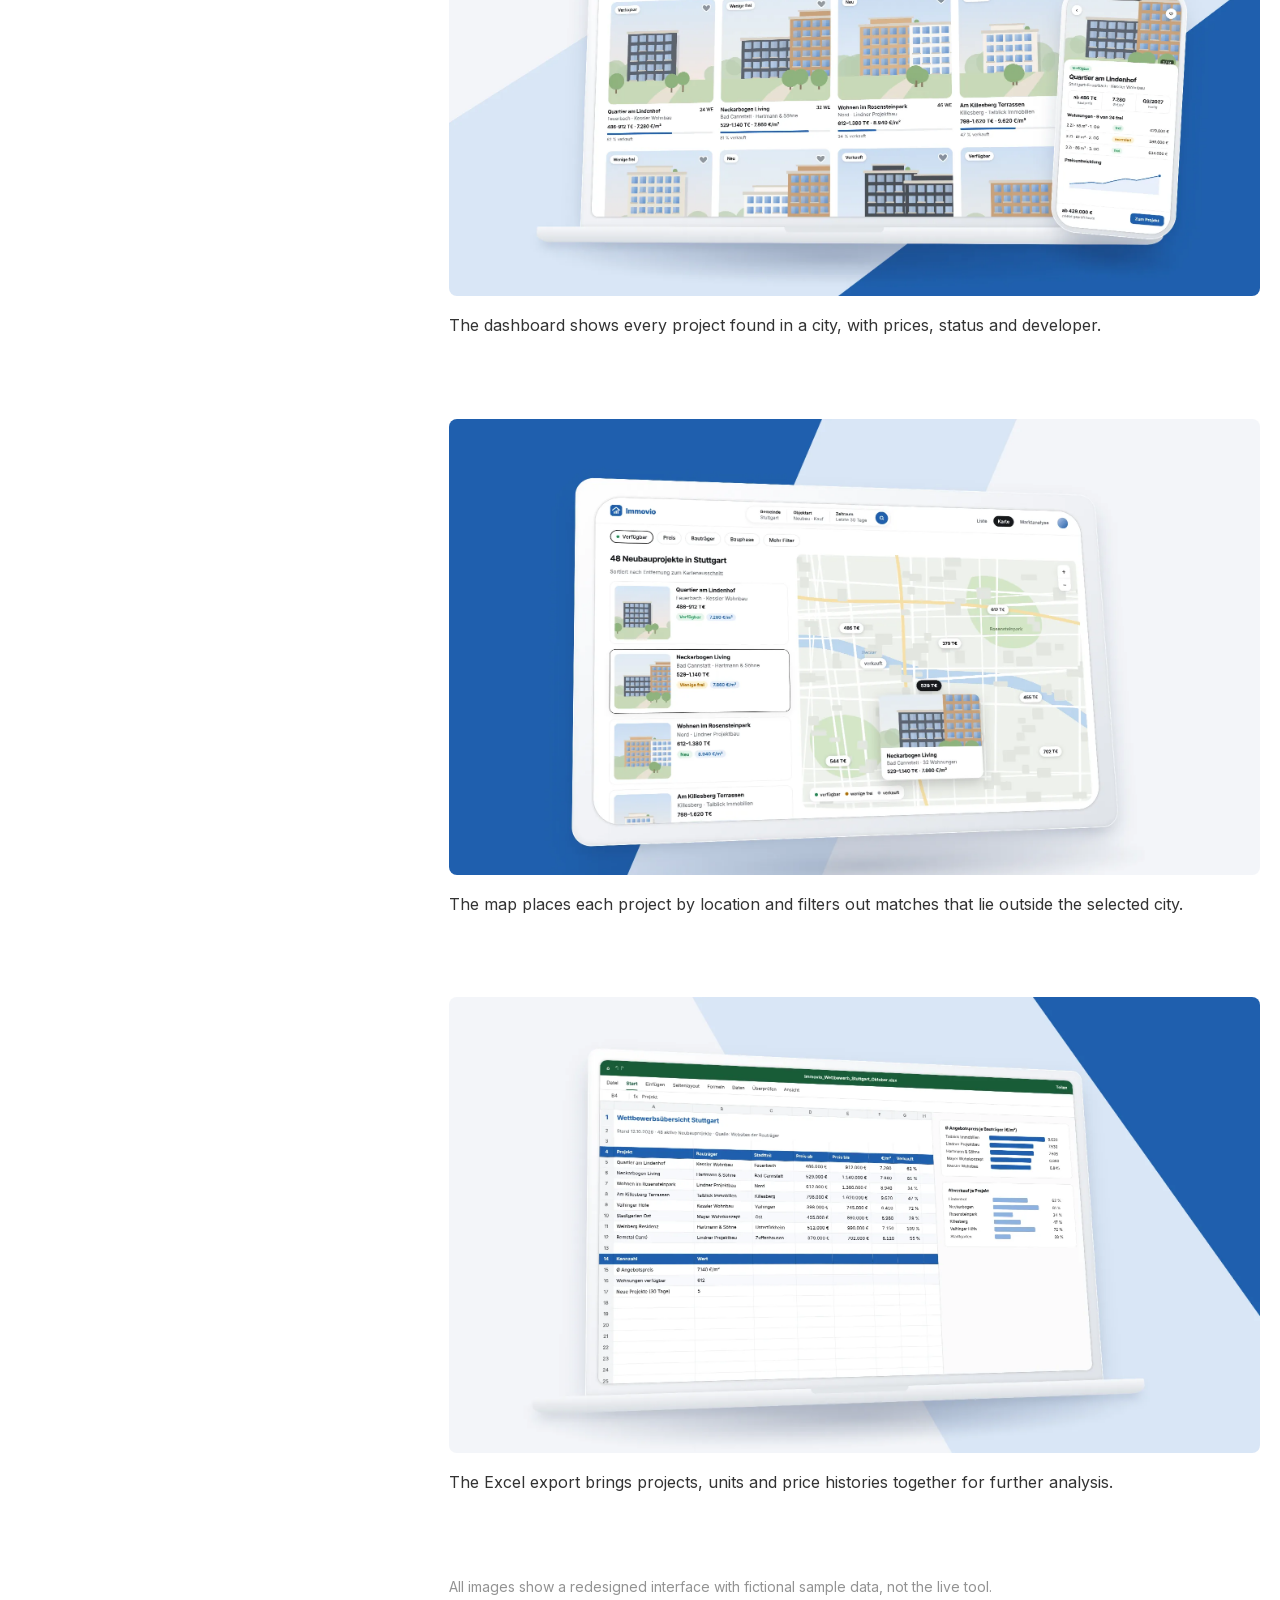
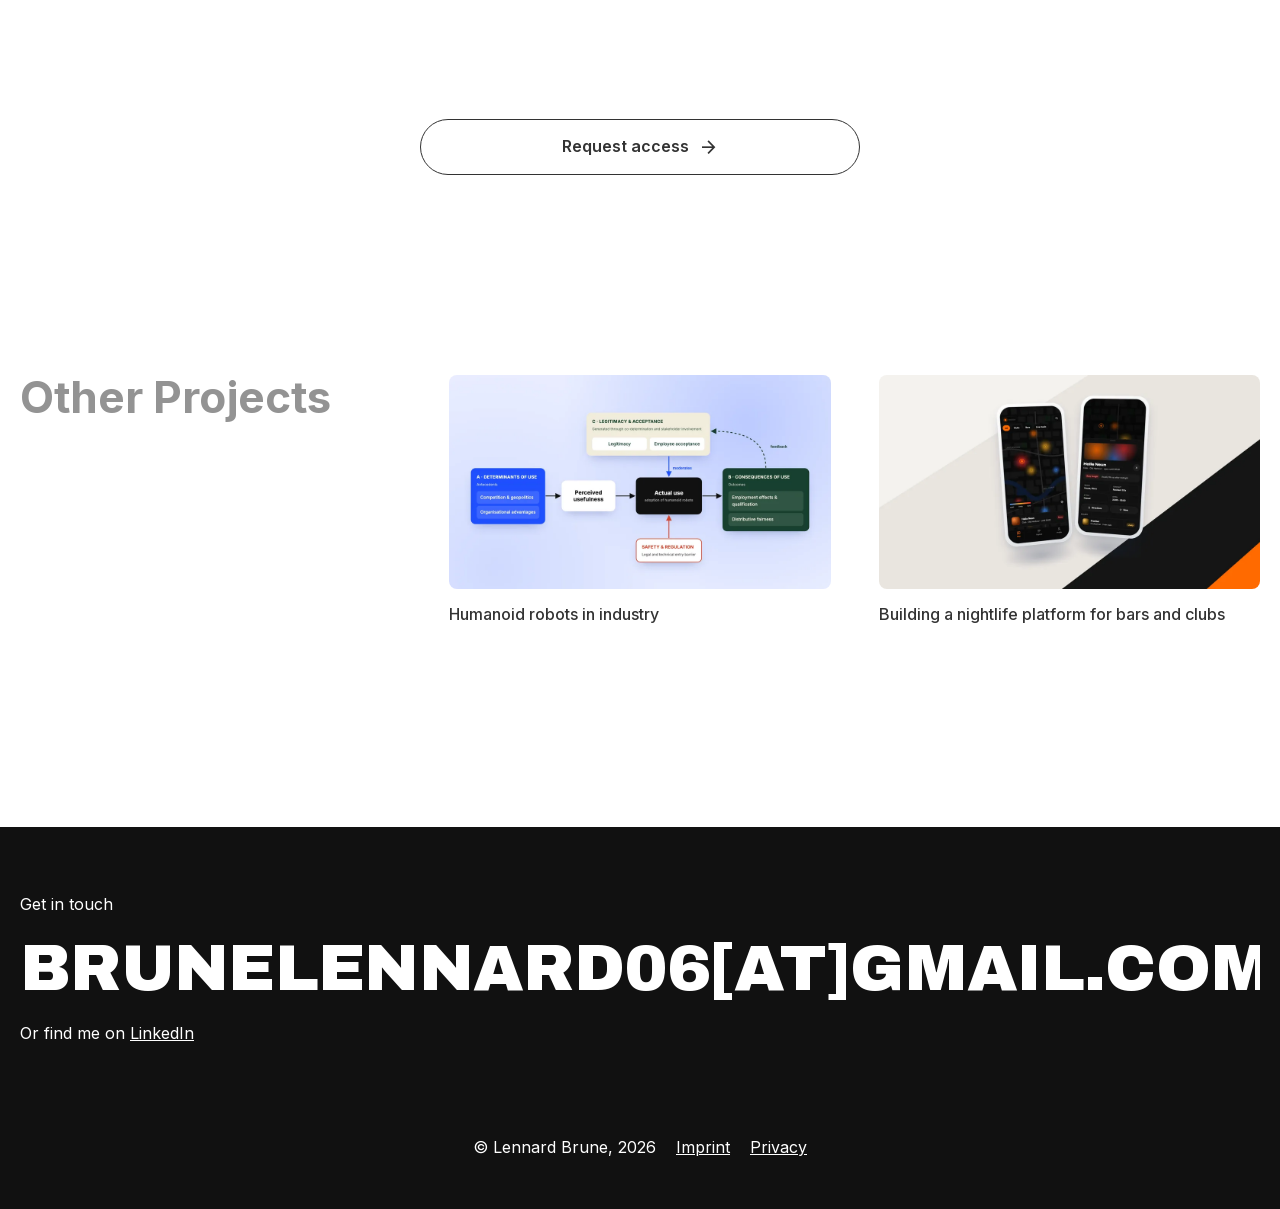
<file: projects/immovio.html>
<!DOCTYPE html>
<html lang="en">

<head>
  <meta charset="UTF-8">
  <meta name="viewport" content="width=device-width, initial-scale=1">
  <title>Immovio – Lennard Brune</title>
  <meta name="description" content="Immovio: a crawler that collects new-build projects from property developers and prepares the data.">
  <link rel="stylesheet" href="../style.css">
</head>

<body>

  <nav class="project-nav" aria-label="Project navigation">
    <a href="../index.html">← Home</a>
    <span class="divider"></span>
    <a href="humanoid-robots.html">Next project →</a>
  </nav>

  <div class="project-hero">
    <img src="../images/immovio/cover.webp" alt="Immovio on laptop, tablet and phone: project dashboard, map view and project details" fetchpriority="high">
  </div>

  <section class="project-intro">
    <div class="project-intro-top">
      <div class="project-heading">
        <h1 class="project-title">Immovio: Finding new-build projects automatically</h1>
        <p class="project-tagline">An AI-powered competitor monitor for residential developers: Immovio reads
          developers’ own project pages and turns them into unit-level prices, availability and sales
          progress.</p>
      </div>
      <dl class="project-meta">
        <div>
          <dt>Role</dt>
          <dd>Concept and build, on my own</dd>
        </div>
        <div>
          <dt>Origin</dt>
          <dd>Grew out of my summer internship at Phoenix Living</dd>
        </div>
        <div>
          <dt>Tools</dt>
          <dd>Python, Flask, SQLite, Playwright, OpenAI API, Excel export</dd>
        </div>
      </dl>
    </div>

    <hr class="project-divider">

    <div class="project-summary">
      <div>
        <h2>Problem</h2>
        <p>
          Anyone in new-build sales who wants to know what the competition is planning has to click through dozens
          of property developer websites. Tracking prices, completion dates and new projects by hand takes a lot of
          time, and changes often go unnoticed for too long.
        </p>
      </div>
      <div>
        <h2>Solution</h2>
        <p>
          Immovio searches developer websites automatically and uses AI to read out the project data, from the
          specification down to the price of individual apartments. This brings the entire market analysis into
          a single application and gives a clear overview of what is currently on offer in a city. Results can
          be explored in a dashboard, on a map and in a detailed Excel export. Newly discovered competitors are
          only added after manual approval.
        </p>
      </div>
      <div>
        <h2>Result</h2>
        <p>
          The database now covers more than 800 projects with over 3,000 individual apartments from more than
          200 developers. Measured against an independent sample, the tool captures about two thirds of the
          available information. Immovio is still in active development, and the biggest remaining gap is
          apartment listings hidden in embedded widgets.
        </p>
      </div>
    </div>
  </section>

  <section class="gallery">
    <div class="gallery-row">
      <figure>
        <img src="../images/immovio/dashboard.webp" alt="Immovio dashboard with key figures and project cards" loading="lazy">
        <figcaption>The dashboard shows every project found in a city, with prices, status and developer.
        </figcaption>
      </figure>
    </div>
    <div class="gallery-row">
      <figure>
        <img src="../images/immovio/map.webp" alt="Immovio map view with price pins on a tablet" loading="lazy">
        <figcaption>The map places each project by location and filters out matches that lie outside the selected
          city.</figcaption>
      </figure>
    </div>
    <div class="gallery-row">
      <figure>
        <img src="../images/immovio/excel.webp" alt="Immovio Excel export with project table and charts" loading="lazy">
        <figcaption>The Excel export brings projects, units and price histories together for further analysis.
        </figcaption>
      </figure>
    </div>
    <div class="gallery-row">
      <figure>
        <p class="gallery-note">All images show a redesigned interface with fictional sample data, not the live tool.</p>
      </figure>
    </div>

    <!-- Noch ohne Funktion: Ziel (Formular oder mailto) folgt -->
    <div class="cta-row">
      <button type="button" class="pill-button">
        Request access
        <span class="icon" aria-hidden="true">arrow_forward</span>
      </button>
    </div>
  </section>

  <section class="related">
    <h2 class="section-title">Other Projects</h2>
    <a href="humanoid-robots.html">
      <img src="../images/robotics/card-sm.webp" alt="Process model of humanoid robot adoption" loading="lazy">
      <p>Humanoid robots in industry</p>
    </a>
    <a href="nightlife.html">
      <img src="../images/nightlife/venue-sm.webp" alt="Redesigned nightlife app with fictional venues" loading="lazy">
      <p>Building a nightlife platform for bars and clubs</p>
    </a>
  </section>

  <section class="contact">
    <p>Get in touch</p>
    <p class="contact-mail">
      <span class="mail" id="mail" data-mail="brunelennard06@gmail.com" tabindex="0" role="button"
        aria-label="Copy email address">brunelennard06[at]gmail.com</span>
    </p>
    <p>Or find me on <a href="https://www.linkedin.com/in/lennard-brune-680875238/" target="_blank"
        rel="noopener">LinkedIn</a></p>
  </section>

  <footer class="site-footer">
    <span>© Lennard Brune, 2026</span>
    <a href="../impressum.html">Imprint</a>
    <a href="../datenschutz.html">Privacy</a>
  </footer>

  <div class="mail-tooltip" id="mail-tooltip" aria-live="polite">
    <span class="icon">check</span>
    <span class="tooltip-text">Click to copy</span>
  </div>

  <script src="../main.js"></script>
</body>

</html>
</file>
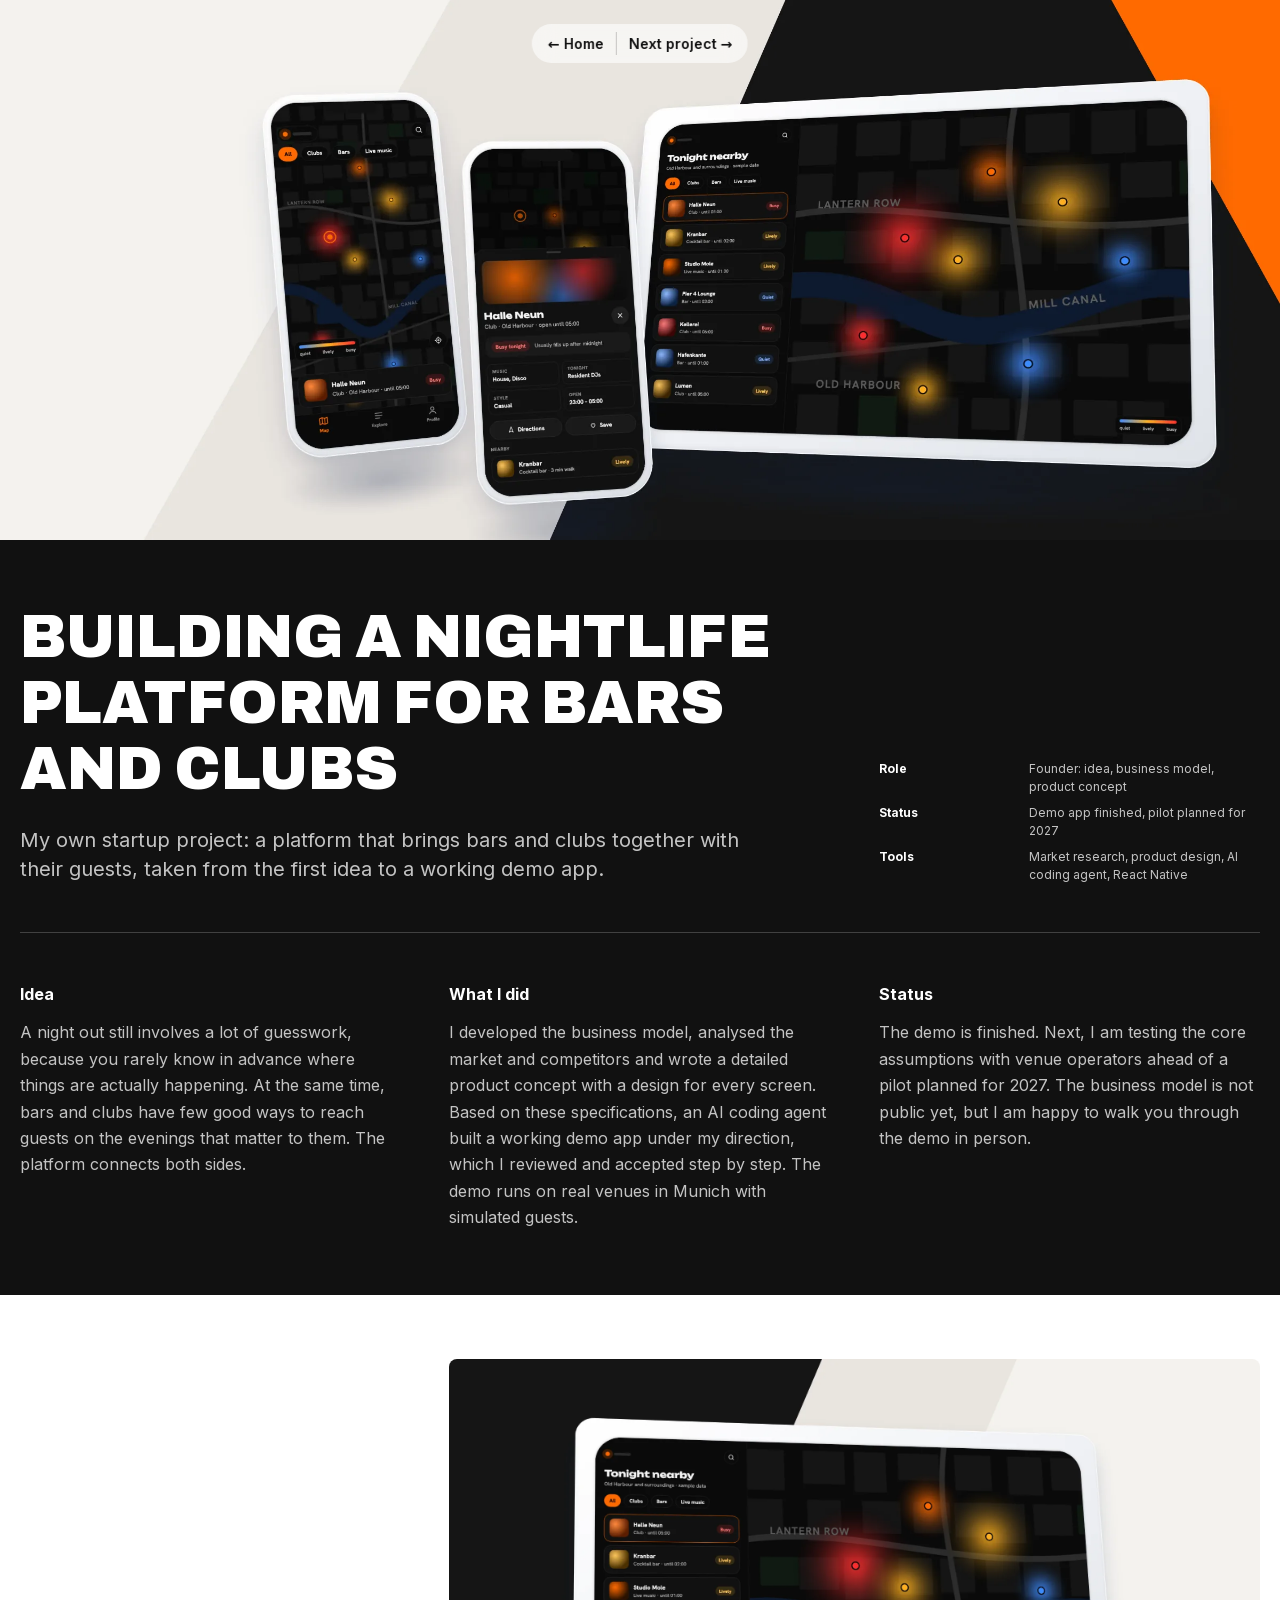
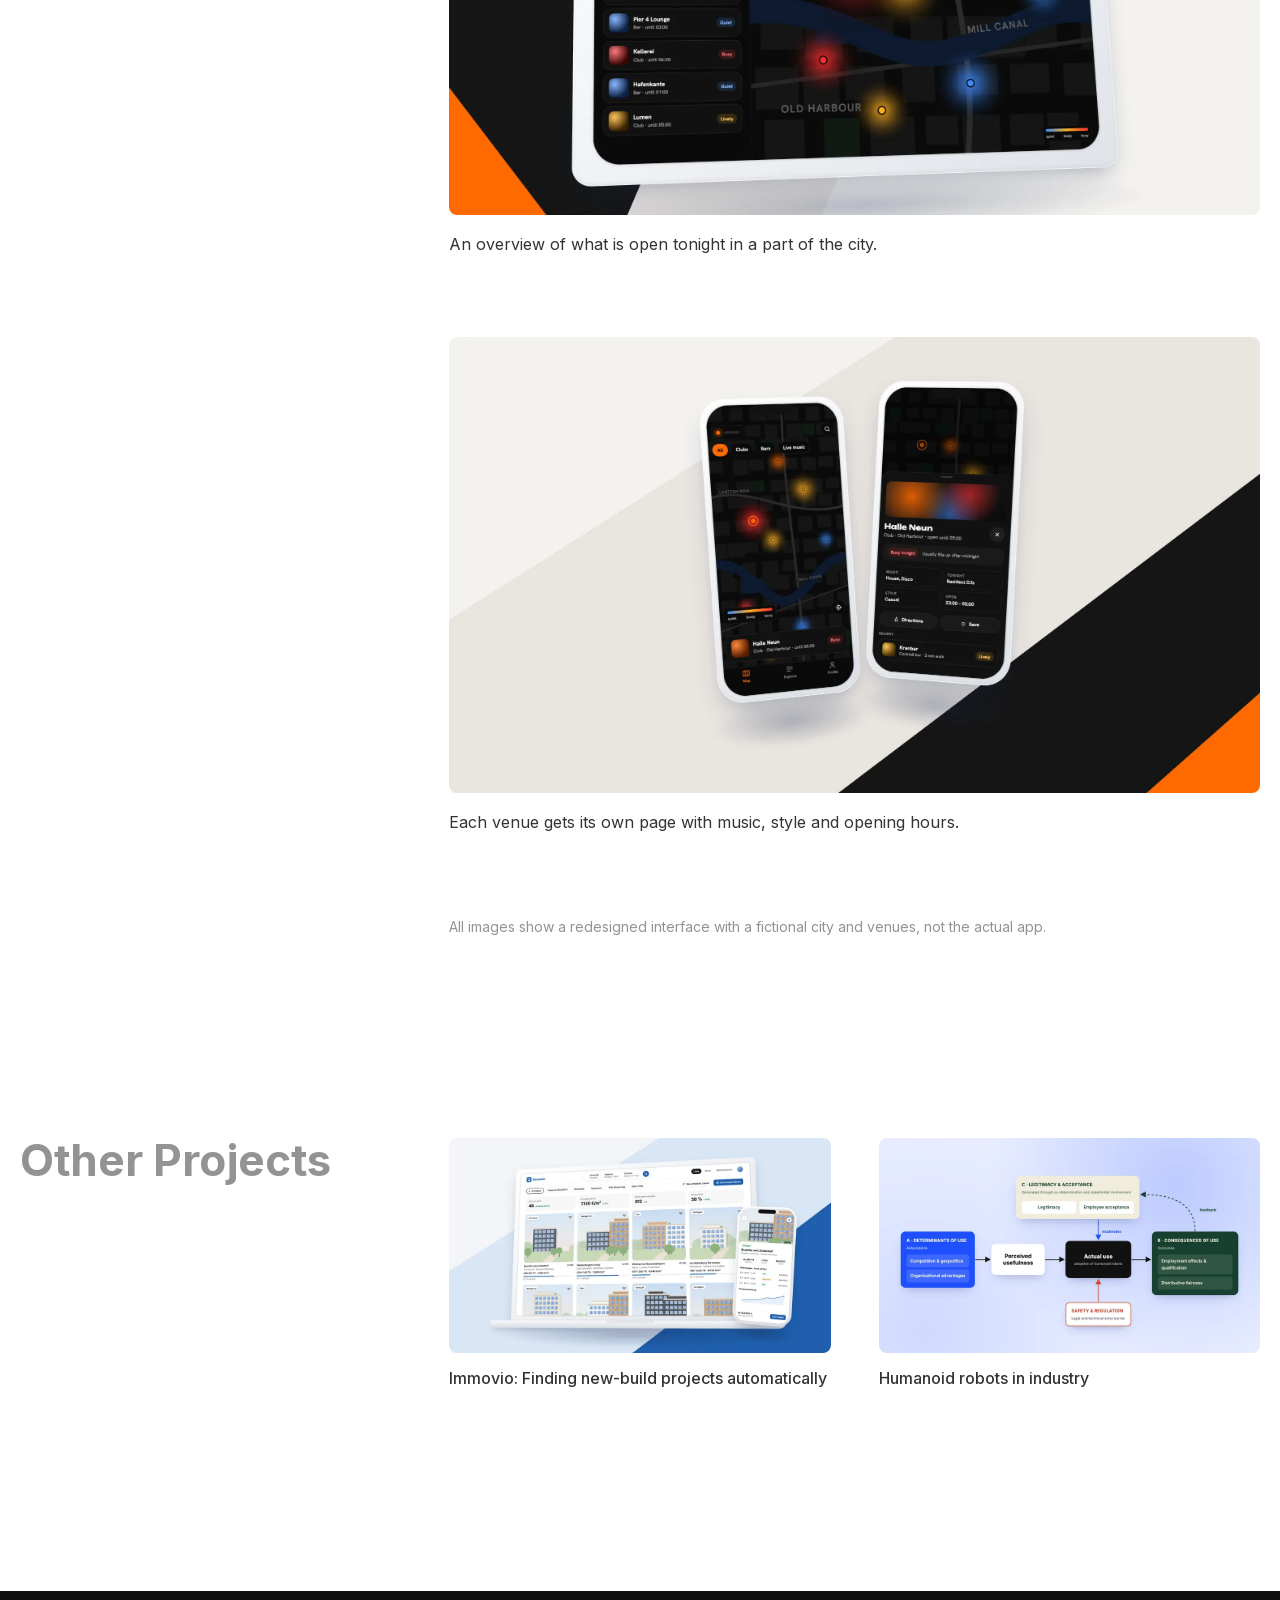
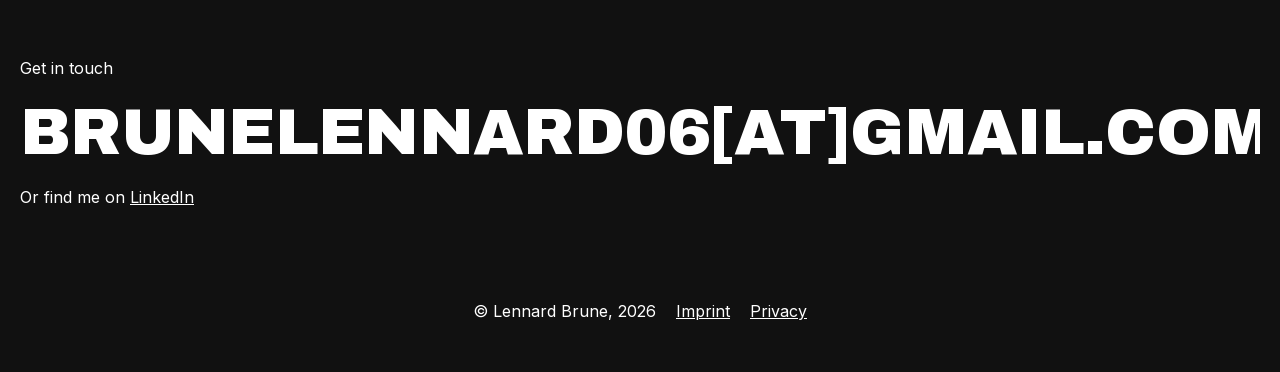
<file: projects/nightlife.html>
<!DOCTYPE html>
<html lang="en">

<head>
  <meta charset="UTF-8">
  <meta name="viewport" content="width=device-width, initial-scale=1">
  <title>Nightlife Platform – Lennard Brune</title>
  <meta name="description" content="My own startup project: a platform that brings bars and clubs together with their guests.">
  <link rel="stylesheet" href="../style.css">
</head>

<body>

  <nav class="project-nav" aria-label="Project navigation">
    <a href="../index.html">← Home</a>
    <span class="divider"></span>
    <a href="immovio.html">Next project →</a>
  </nav>

  <!-- Bilder: neu gestaltete Oberfläche mit erfundener Stadt (design/nightlife), ohne Geschäftsmodell. -->
  <div class="project-hero">
    <img src="../images/nightlife/cover.webp" alt="Redesigned nightlife app on two phones and a tablet, with a dark map of a fictional city" fetchpriority="high">
  </div>

  <section class="project-intro">
    <div class="project-intro-top">
      <div class="project-heading">
        <h1 class="project-title">Building a nightlife platform for bars and clubs</h1>
        <p class="project-tagline">My own startup project: a platform that brings bars and clubs together with
          their guests, taken from the first idea to a working demo app.</p>
      </div>
      <dl class="project-meta">
        <div>
          <dt>Role</dt>
          <dd>Founder: idea, business model, product concept</dd>
        </div>
        <div>
          <dt>Status</dt>
          <dd>Demo app finished, pilot planned for 2027</dd>
        </div>
        <div>
          <dt>Tools</dt>
          <dd>Market research, product design, AI coding agent, React Native</dd>
        </div>
      </dl>
    </div>

    <hr class="project-divider">

    <div class="project-summary">
      <div>
        <h2>Idea</h2>
        <p>
          A night out still involves a lot of guesswork, because you rarely know in advance where things are
          actually happening. At the same time, bars and clubs have few good ways to reach guests on the evenings
          that matter to them. The platform connects both sides.
        </p>
      </div>
      <div>
        <h2>What I&nbsp;did</h2>
        <p>
          I&nbsp;developed the business model, analysed the market and competitors and wrote a detailed product
          concept with a design for every screen. Based on these specifications, an AI coding agent built a
          working demo app under my direction, which I&nbsp;reviewed and accepted step by step. The demo runs on real
          venues in Munich with simulated guests.
        </p>
      </div>
      <div>
        <h2>Status</h2>
        <p>
          The demo is finished. Next, I&nbsp;am testing the core assumptions with venue operators ahead of a pilot
          planned for 2027. The business model is not public yet, but I&nbsp;am happy to walk you through the demo
          in person.
        </p>
      </div>
    </div>
  </section>

  <section class="gallery">
    <div class="gallery-row">
      <figure>
        <img src="../images/nightlife/map.webp" alt="Tablet with a list of venues and a dark map of a fictional district" loading="lazy">
        <figcaption>An overview of what is open tonight in a part of the city.</figcaption>
      </figure>
    </div>
    <div class="gallery-row">
      <figure>
        <img src="../images/nightlife/venue.webp" alt="Two phones with a map and a venue detail page" loading="lazy">
        <figcaption>Each venue gets its own page with music, style and opening hours.</figcaption>
      </figure>
    </div>
    <div class="gallery-row">
      <figure>
        <p class="gallery-note">All images show a redesigned interface with a fictional city and venues, not the
          actual app.</p>
      </figure>
    </div>
  </section>

  <section class="related">
    <h2 class="section-title">Other Projects</h2>
    <a href="immovio.html">
      <img src="../images/immovio/dashboard-sm.webp" alt="Immovio dashboard on a laptop and phone" loading="lazy">
      <p>Immovio: Finding new-build projects automatically</p>
    </a>
    <a href="humanoid-robots.html">
      <img src="../images/robotics/card-sm.webp" alt="Process model of humanoid robot adoption" loading="lazy">
      <p>Humanoid robots in industry</p>
    </a>
  </section>

  <section class="contact">
    <p>Get in touch</p>
    <p class="contact-mail">
      <span class="mail" id="mail" data-mail="brunelennard06@gmail.com" tabindex="0" role="button"
        aria-label="Copy email address">brunelennard06[at]gmail.com</span>
    </p>
    <p>Or find me on <a href="https://www.linkedin.com/in/lennard-brune-680875238/" target="_blank"
        rel="noopener">LinkedIn</a></p>
  </section>

  <footer class="site-footer">
    <span>© Lennard Brune, 2026</span>
    <a href="../impressum.html">Imprint</a>
    <a href="../datenschutz.html">Privacy</a>
  </footer>

  <div class="mail-tooltip" id="mail-tooltip" aria-live="polite">
    <span class="icon">check</span>
    <span class="tooltip-text">Click to copy</span>
  </div>

  <script src="../main.js"></script>
</body>

</html>
</file>
<file: style.css>
/* ==========================================================================
   Persönliche Website Lennard Brune
   Farben und Abstände zentral als Variablen. Breakpoints:
   1080px (eine Spalte darunter), 480px (Smartphone).
   ========================================================================== */

/* ---------- Schriften (lokal, keine Verbindung zu Google) ---------- */

@font-face {
  font-family: 'Inter';
  font-style: normal;
  font-weight: 100 900;
  font-display: swap;
  src: url(fonts/inter-latin.woff2) format('woff2');
  unicode-range: U+0000-00FF, U+0131, U+0152-0153, U+02BB-02BC, U+02C6, U+02DA, U+02DC, U+0304, U+0308, U+0329, U+2000-206F, U+20AC, U+2122, U+2191, U+2193, U+2212, U+2215, U+FEFF, U+FFFD;
}

@font-face {
  font-family: 'Inter';
  font-style: normal;
  font-weight: 100 900;
  font-display: swap;
  src: url(fonts/inter-latin-ext.woff2) format('woff2');
  unicode-range: U+0100-02BA, U+02BD-02C5, U+02C7-02CC, U+02CE-02D7, U+02DD-02FF, U+0304, U+0308, U+0329, U+1D00-1DBF, U+1E00-1E9F, U+1EF2-1EFF, U+2020, U+20A0-20AB, U+20AD-20C4, U+2113, U+2C60-2C7F, U+A720-A7FF;
}

@font-face {
  font-family: 'Archivo';
  font-style: normal;
  font-weight: 900;
  font-display: swap;
  src: url(fonts/archivo-900-latin.woff2) format('woff2');
  unicode-range: U+0000-00FF, U+0131, U+0152-0153, U+02BB-02BC, U+02C6, U+02DA, U+02DC, U+0304, U+0308, U+0329, U+2000-206F, U+20AC, U+2122, U+2191, U+2193, U+2212, U+2215, U+FEFF, U+FFFD;
}

@font-face {
  font-family: 'Archivo';
  font-style: normal;
  font-weight: 900;
  font-display: swap;
  src: url(fonts/archivo-900-latin-ext.woff2) format('woff2');
  unicode-range: U+0100-02BA, U+02BD-02C5, U+02C7-02CC, U+02CE-02D7, U+02DD-02FF, U+0304, U+0308, U+0329, U+1D00-1DBF, U+1E00-1E9F, U+1EF2-1EFF, U+2020, U+20A0-20AB, U+20AD-20C4, U+2113, U+2C60-2C7F, U+A720-A7FF;
}

/* Nur die Icons arrow_forward, check, event, lock. Neue Icons: Teilmenge neu laden. */
@font-face {
  font-family: 'Material Symbols Outlined';
  font-style: normal;
  font-weight: 400;
  font-display: block;
  src: url(fonts/material-symbols-subset.woff2) format('woff2');
}

*,
*::before,
*::after {
  box-sizing: border-box;
  margin: 0;
  padding: 0;
}

:root {
  --accent: #1f4fff;          /* Kobaltblau */
  --accent-light: #7f9bff;    /* Akzent auf dunklem Grund */
  --accent-tint: #e8edff;     /* Bild-Platzhalter, Flächen */
  --text: #333333;
  --text-strong: #111111;
  --text-muted: #939393;
  --border: #e7e7e7;
  --dark: #111111;
  --white: #ffffff;
  --mark-bg: #17402f;         /* Logo-Kasten: Dunkelgrün */
  --mark-line: #f1ecdc;       /* Logo-Figur: Creme */

  --page-padding: 20px;
  --section-gap: 200px;
  --hero-gap: 180px;
}

html {
  -webkit-text-size-adjust: 100%;
}

body {
  font-family: 'Inter', system-ui, sans-serif;
  font-size: 16px;
  line-height: 1.65;
  color: var(--text);
  background: var(--white);
  overflow-x: hidden;
}

a {
  color: inherit;
  text-decoration: none;
}

img {
  display: block;
  max-width: 100%;
}

/* Keine einzelnen Wörter in der letzten Zeile */
p {
  text-wrap: pretty;
}

.icon {
  font-family: 'Material Symbols Outlined';
  font-weight: normal;
  font-style: normal;
  font-size: 20px;
  line-height: 1;
  display: inline-block;
  white-space: nowrap;
  font-variation-settings: 'FILL' 0, 'wght' 400;
  -webkit-font-feature-settings: 'liga';
  font-feature-settings: 'liga';
}

/* ---------- Bausteine ---------- */

.section {
  padding: 0 var(--page-padding);
  margin-top: var(--section-gap);
}

.section-title {
  font-size: 44px;
  font-weight: 700;
  line-height: 1;
  color: var(--text-muted);
  margin-bottom: 40px;
}

.arrow-circle {
  width: 40px;
  height: 40px;
  flex: none;
  border-radius: 50%;
  border: 1px solid var(--text);
  display: inline-flex;
  align-items: center;
  justify-content: center;
  transition: background-color 0.25s ease, color 0.25s ease, border-color 0.25s ease;
}

@media (hover: hover) {
  .card:hover .arrow-circle,
  .side-card:hover .arrow-circle {
    background: var(--accent);
    border-color: var(--accent);
    color: var(--white);
  }
}

/* Bild-Platzhalter, bis echte Projektbilder da sind */
.placeholder {
  width: 100%;
  aspect-ratio: 16 / 9;
  border-radius: 8px;
  background:
    radial-gradient(circle at 75% 30%, rgba(31, 79, 255, 0.28), transparent 55%),
    var(--accent-tint);
  display: flex;
  align-items: center;
  justify-content: center;
  color: var(--accent);
  font-size: 14px;
  font-weight: 600;
  letter-spacing: 0.02em;
}

/* ---------- Kopf und Intro ---------- */

.hero {
  padding: 32px var(--page-padding) 0;
  display: grid;
  grid-template-columns: auto 1fr;
  grid-template-areas:
    "name  mark"
    "lead  lead";
  column-gap: 20px;
  row-gap: var(--hero-gap);
}

.hero-name {
  grid-area: name;
  font-size: 20px;
  font-weight: 900;
  line-height: 0.9;
  text-transform: uppercase;
  color: var(--text-muted);
}

.hero-lead {
  grid-area: lead;
  max-width: 22em;  /* angenehme Zeilenlänge, auch auf sehr breiten Bildschirmen */
  /* wächst stufenlos: ~25 px auf kleinen Handys, 44 px auf dem iPad, 50 px ab Laptop */
  font-size: clamp(24px, 4.2vw + 12px, 50px);
  line-height: 1.2;
  font-weight: 500;
  color: var(--text);
}

/* Erster Satz steht immer allein in der ersten Zeile */
.hero-lead-intro {
  display: block;
}

.hero-mark {
  grid-area: mark;
  justify-self: end;
  align-self: start;
  width: 88px;
  aspect-ratio: 1 / 1;
  margin: -8px 0 0;
  border-radius: 50%;
  color: var(--accent);
  /* Glasoptik: fast durchsichtig, Lichtreflex oben links, bläulicher Schimmer unten */
  background:
    radial-gradient(circle at 32% 26%, rgba(255, 255, 255, 0.95) 0 9%, rgba(255, 255, 255, 0) 24%),
    radial-gradient(circle at 70% 85%, rgba(31, 79, 255, 0.16), rgba(31, 79, 255, 0) 55%),
    linear-gradient(160deg, rgba(255, 255, 255, 0.55), rgba(220, 230, 255, 0.18));
  border: 1px solid rgba(255, 255, 255, 0.85);
  box-shadow:
    inset 0 1px 2px rgba(255, 255, 255, 0.95),
    inset 0 -10px 18px rgba(31, 79, 255, 0.14),
    inset 0 0 0 1px rgba(31, 79, 255, 0.10),
    0 10px 28px rgba(17, 30, 80, 0.14),
    0 2px 6px rgba(17, 30, 80, 0.08);
  backdrop-filter: blur(8px) saturate(1.6);
  -webkit-backdrop-filter: blur(8px) saturate(1.6);
  display: flex;
  align-items: center;
  justify-content: center;
}

.hero-mark svg {
  width: 72%;
  height: auto;
  overflow: visible;
}

/* Blinzeln: alle 5 Sekunden kurz zusammenkneifen */
.face .eye rect {
  transform-box: fill-box;
  transform-origin: center;
  animation: blink 5s infinite;
}

@keyframes blink {
  0%, 94%, 100% { transform: scaleY(1); }
  97% { transform: scaleY(0.15); }
}

@media (prefers-reduced-motion: reduce) {
  .face .eye rect {
    animation: none;
  }
}

@media (min-width: 1081px) {
  .hero {
    grid-template-columns: minmax(0, 1200px) 1fr;
    grid-template-areas:
      "name  mark"
      "lead  lead";
    column-gap: 64px;
  }

  .hero-mark {
    width: clamp(96px, 6vw, 140px);
  }
}

@media (min-width: 1800px) {
  .hero {
    grid-template-columns: minmax(0, 45vw) 1fr;
  }
}

/* Logo ist ein Button, der den Chat öffnet */
/* Blase platzt beim Öffnen und kommt beim Schließen wieder */
button.hero-mark.is-popping {
  animation: bubble-pop 0.15s ease-in forwards;
}

button.hero-mark.is-popped {
  visibility: hidden;
}

button.hero-mark.is-unpopping {
  animation: bubble-back 0.3s cubic-bezier(0.3, 1.6, 0.6, 1);
}

@keyframes bubble-pop {
  0% { transform: scale(1); }
  55% { transform: scale(1.12, 1.06); }
  100% { transform: scale(1.35); opacity: 0; }
}

@keyframes bubble-back {
  from { transform: scale(0); }
  to { transform: scale(1); }
}

button.hero-mark {
  border: none;
  padding: 0;
  font: inherit;
  cursor: pointer;
}

button.hero-mark svg {
  transition: transform 0.3s ease;
}

button.hero-mark:hover svg,
button.hero-mark:focus-visible svg {
  transform: scale(1.06) rotate(-4deg);
}

button.hero-mark:focus-visible {
  outline: 2px solid var(--accent);
  outline-offset: 2px;
}

/* ---------- Chat im Terminal-Look ---------- */

:root {
  --term-bg: #0b1638;
  --term-line: rgba(241, 236, 220, 0.14);
  --term-text: #f1ecdc;
  --term-beige: #e3d3ad;
  --term-muted: rgba(241, 236, 220, 0.55);
  --mono: ui-monospace, 'SF Mono', SFMono-Regular, Menlo, Consolas, monospace;
}

html.chat-open {
  overflow: hidden;
}

/* Farbe läuft über den Bildschirm: gezeichnet in paint.js auf .paint */
.chat-overlay {
  position: fixed;
  inset: 0;
  z-index: 2000;
  display: flex;
  align-items: center;
  justify-content: center;
  padding: 24px 16px;
}

/* Ohne diese Regel überschreibt display: flex das hidden-Attribut, und das
   unsichtbare Overlay fängt alle Klicks auf der Seite ab */
.chat-overlay[hidden] {
  display: none;
}

.chat-overlay.is-filled {
  background: var(--accent);
}

.chat-overlay .paint {
  position: absolute;
  inset: 0;
  width: 100%;
  height: 100%;
  color: var(--accent);
  pointer-events: none;
}

.chat-overlay.is-filled .paint {
  visibility: hidden;
}

.term {
  width: min(100%, 760px);
  height: min(100%, 560px);
  display: flex;
  flex-direction: column;
  background: var(--term-bg);
  border: 1px solid var(--term-line);
  border-radius: 12px;
  box-shadow: 0 30px 80px rgba(0, 0, 0, 0.35);
  color: var(--term-text);
  font-family: var(--mono);
  font-size: 14px;
  line-height: 1.6;
  position: relative;
  opacity: 0;
  transform: translateY(16px) scale(0.98);
  transition: opacity 0.2s ease, transform 0.2s ease;
}

.chat-overlay.is-open .term {
  opacity: 1;
  transform: none;
  transition: opacity 0.3s ease, transform 0.3s ease;
}

.term-bar {
  display: flex;
  align-items: center;
  gap: 12px;
  padding: 10px 14px;
  border-bottom: 1px solid var(--term-line);
  color: var(--term-muted);
  font-size: 12px;
}

.term-dots {
  display: inline-flex;
  gap: 6px;
}

.term-dots i {
  width: 10px;
  height: 10px;
  border-radius: 50%;
  background: var(--term-line);
}

.term-title {
  flex: 1;
  min-width: 0;
  text-align: center;
  white-space: nowrap;
  overflow: hidden;
  text-overflow: ellipsis;
}

.term-close {
  background: none;
  border: 1px solid var(--term-line);
  border-radius: 999px;
  color: var(--term-muted);
  font: inherit;
  padding: 2px 10px;
  cursor: pointer;
}

.term-close:hover,
.term-close:focus-visible {
  color: var(--term-text);
  border-color: var(--term-muted);
  outline: none;
}

.term-log {
  flex: 1;
  overflow-y: auto;
  padding: 20px 20px 8px;
}

.term-line {
  white-space: pre-wrap;
  margin-bottom: 12px;
}

.term-line.is-intro {
  color: var(--term-beige);
}

.term-line.is-hint {
  color: var(--term-muted);
}

.term-line.is-user {
  color: var(--term-muted);
}

.term-face {
  padding: 0 20px;
  color: var(--term-text);
}

.chat-face {
  width: 56px;
  height: 56px;
  display: block;
}

.term-input {
  display: flex;
  align-items: center;
  gap: 10px;
  margin: 8px 20px 20px;
  padding: 12px 16px;
  border: 1px solid var(--term-line);
  border-radius: 8px;
}

.term-input:focus-within {
  border-color: var(--term-muted);
}

.term-prompt {
  color: var(--term-beige);
}

.term-input input {
  flex: 1;
  min-width: 0;
  background: none;
  border: none;
  outline: none;
  color: var(--term-text);
  font: inherit;
  caret-color: var(--term-beige);
}

.term-input input::placeholder {
  color: var(--term-muted);
}

/* Gesichtsausdrücke: nur die aktive Gruppe ist sichtbar */
.chat-face .mood {
  display: none;
}

.chat-face[data-mood="neutral"] .mood-neutral,
.chat-face[data-mood="thinking"] .mood-thinking,
.chat-face[data-mood="surprised"] .mood-surprised,
.chat-face[data-mood="happy"] .mood-happy {
  display: inline;
}

/* Nachdenklich: Kopf wiegt leicht hin und her */
.chat-face[data-mood="thinking"] {
  animation: ponder 1.2s ease-in-out infinite;
}

/* Erstaunt: kurzer Hüpfer */
.chat-face[data-mood="surprised"] {
  animation: hop 0.4s ease-out;
}

/* Sprechen: Mund geht auf und zu */
.chat-face.talking .mouth {
  transform-box: fill-box;
  transform-origin: center;
  animation: talk 0.22s ease-in-out infinite alternate;
}

@keyframes ponder {
  0%, 100% { transform: rotate(-4deg); }
  50% { transform: rotate(4deg); }
}

@keyframes hop {
  0% { transform: translateY(0); }
  40% { transform: translateY(-6px); }
  100% { transform: translateY(0); }
}

@keyframes talk {
  from { transform: scaleY(1); }
  to { transform: scaleY(0.4); }
}

@media (prefers-reduced-motion: reduce) {
  .term,
  .chat-overlay.is-open .term {
    transition: none;
  }

  .chat-face[data-mood],
  .chat-face.talking .mouth {
    animation: none;
  }
}

/* Niedrige Bildschirme (Handy quer, offene Tastatur): Gesicht und Abstände kleiner,
   damit der Chatverlauf genug Platz behält */
@media (max-height: 480px) {
  .chat-overlay {
    padding: 8px 16px;
  }

  .term-bar {
    padding: 6px 12px;
  }

  .term-log {
    padding: 10px 16px 4px;
  }

  .chat-face {
    width: 36px;
    height: 36px;
  }

  .term-input {
    margin: 4px 16px 10px;
    padding: 8px 12px;
  }
}

@media (max-width: 480px) {
  .chat-overlay {
    padding: 16px;
  }

  .term {
    height: 100%;
    font-size: 13px;
  }
}

/* ---------- Laufband ---------- */

.marquee {
  margin-top: 60px;
  overflow: hidden;
  height: 2em;
  line-height: 1.4;
}

.marquee-track {
  display: flex;
  gap: 60px;
  width: max-content;
  animation: marquee 25s linear infinite;
  will-change: transform;
}

.marquee-group {
  display: flex;
  gap: 60px;
  white-space: nowrap;
}

.marquee-group span {
  padding: 6px 16px;
}

@keyframes marquee {
  to {
    transform: translateX(calc(-50% - 30px));
  }
}

@media (prefers-reduced-motion: reduce) {
  .marquee-track {
    animation: none;
  }
}

/* ---------- Ausgewählte Projekte ---------- */

.card {
  display: block;
  padding: 40px 0;
  border-top: 1px solid var(--border);
}

/* Kein Fokusrahmen beim Anspringen per Link, nur bei Tastaturbedienung */
.card:focus:not(:focus-visible) {
  outline: none;
}

.card-body {
  display: flex;
  flex-direction: column-reverse;
  gap: 24px;
}

.card-text {
  display: flex;
  flex-direction: column;
  gap: 12px;
}

.card-title {
  font-size: 20px;
  font-weight: 600;
  line-height: 1.3;
  color: var(--text);
}

.card-skills {
  color: var(--text-muted);
}

.card-actions {
  display: flex;
  align-items: center;
  justify-content: space-between;
  margin-top: 8px;
}

.status-pill {
  display: inline-flex;
  align-items: center;
  gap: 4px;
  font-size: 14px;
  font-weight: 600;
  color: var(--text-strong);
  white-space: nowrap;
}

.status-pill .icon {
  font-size: 16px;
}

.card-media {
  overflow: hidden;
  border-radius: 8px;
}

.card-media > * {
  transition: transform 1s ease;
}

.card:hover .card-title,
.side-card:hover .card-title {
  text-decoration: underline;
}

.card:hover .card-media > * {
  transform: scale(1.02);
}

@media (min-width: 1081px) {
  .card-body {
    flex-direction: row;
    align-items: flex-start;
    gap: 48px;
  }

  .card-text {
    display: grid;
    grid-template-columns: minmax(240px, 380px) minmax(150px, 210px);
    column-gap: 56px;
    row-gap: 8px;
    flex: 0 0 auto;
  }

  .card-title {
    grid-column: 1 / -1;
    margin-bottom: 16px;
  }

  .card-desc {
    grid-column: 1;
    grid-row: 2;
  }

  .card-skills {
    grid-column: 2;
    grid-row: 2 / 4;
  }

  .card-actions {
    display: contents;
  }

  .card-actions .arrow-circle {
    grid-column: 1;
    grid-row: 3;
    margin-top: 24px;
  }

  .card-actions .status-pill {
    grid-column: 2;
    grid-row: 3;
    margin-top: 24px;
    justify-self: start;
  }

  .card-media {
    flex: 1 1 auto;
    width: 100%;
    max-width: 760px;
    margin-left: auto;
  }
}

@media (min-width: 1960px) {
  .card-media {
    max-width: min(1200px, 46vw);
  }

  .card-text {
    grid-template-columns: minmax(240px, 680px) minmax(150px, 360px);
    column-gap: 156px;
  }}

/* ---------- Weitere Projekte ---------- */

.side-grid {
  display: grid;
  grid-template-columns: repeat(4, minmax(0, 1fr));
  gap: 64px;
}

.side-card {
  display: flex;
  flex-direction: column;
  gap: 8px;
}

.side-card .tag {
  color: var(--text-muted);
  margin-bottom: 4px;
}

.side-card .card-arrow {
  margin-top: auto;
  padding-top: 24px;
}

/* ---------- Ausbildung ---------- */

/* Education: Liste und Foto im selben Raster wie die Projektkarten (Foto beginnt auf der Bildkante) */
.edu {
  display: flex;
  flex-direction: column;
  gap: 16px;
}

.edu-list {
  list-style: none;
  max-width: 900px;
}

.edu-portrait {
  max-width: 460px;
}

.edu-portrait img {
  width: 100%;
  height: auto;
  border-radius: 8px;
  background: var(--accent-tint);
}

.edu-list li {
  display: flex;
  align-items: flex-start;
  gap: 12px;
  padding-bottom: 24px;
}

.edu-list li::before {
  content: "";
  flex: none;
  width: 12px;
  height: 12px;
  margin: 7px 6px 0;
  border-radius: 50%;
  border: 2px solid var(--accent);
}

@media (min-width: 1081px) {
  .edu {
    flex-direction: row;
    align-items: flex-start;
    gap: 48px;
  }

  .edu-list {
    flex: 0 0 646px;  /* = Breite .card-text (380 + 56 + 210) */
  }

  /* Foto mittig in der rechten Spalte (= Bildspalte der Projektkarten) */
  .edu-portrait {
    flex: 1;
    max-width: none;
    display: flex;
    justify-content: center;
  }

  .edu-portrait img {
    width: 460px;
  }
}

@media (min-width: 1960px) {
  .edu-list {
    flex-basis: 1196px;  /* = Breite .card-text (680 + 156 + 360) */
    max-width: none;
  }

  .edu-portrait img {
    width: 560px;
  }
}

/* ---------- Kontakt und Footer ---------- */

.contact {
  margin-top: var(--section-gap);
  background: var(--dark);
  color: var(--white);
  padding: 64px var(--page-padding) 80px;
  display: flex;
  flex-direction: column;
  gap: 20px;
}

.contact-mail {
  font-family: 'Archivo', sans-serif;
  font-weight: 900;
  font-size: 10vw;
  line-height: 0.95;
  letter-spacing: -0.01em;
  text-transform: uppercase;
  white-space: nowrap;
  overflow: hidden;
}

.contact-mail .mail {
  cursor: pointer;
  transition: color 0.2s ease;
}

.contact-mail .mail:hover,
.contact-mail .mail:focus-visible {
  color: var(--accent-light);
  outline: none;
}

.contact a,
.site-footer a {
  text-decoration: underline;
}

.contact a:hover,
.site-footer a:hover {
  color: var(--accent-light);
}

.site-footer {
  background: var(--dark);
  color: var(--white);
  padding: 8px var(--page-padding) 48px;
  display: flex;
  justify-content: center;
  gap: 20px;
}

.mail-tooltip {
  position: fixed;
  top: 0;
  left: 0;
  z-index: 1000;
  transform: translate(-50%, -140%);
  display: flex;
  align-items: center;
  gap: 4px;
  padding: 6px 12px;
  border-radius: 999px;
  background: #f8f8f8;
  color: var(--text-strong);
  font-size: 14px;
  font-weight: 600;
  white-space: nowrap;
  opacity: 0;
  pointer-events: none;
  transition: opacity 0.2s ease;
}

.mail-tooltip.is-visible {
  opacity: 1;
}

.mail-tooltip .icon {
  display: none;
  font-size: 16px;
  padding: 2px;
  border-radius: 50%;
  background: var(--accent);
  color: var(--white);
}

.mail-tooltip.is-copied .icon {
  display: inline-block;
}

/* ---------- Projekt-Unterseite ---------- */

.project-nav {
  position: fixed;
  top: 24px;
  left: 50%;
  transform: translateX(-50%);
  z-index: 100;
  display: flex;
  align-items: center;
  gap: 12px;
  padding: 8px 16px;
  border-radius: 999px;
  background: rgba(255, 255, 255, 0.6);
  backdrop-filter: blur(12px);
  -webkit-backdrop-filter: blur(12px);
  font-size: 14px;
  font-weight: 600;
  color: var(--text-strong);
  white-space: nowrap;
}

.project-nav .divider {
  width: 1px;
  align-self: stretch;
  background: rgba(0, 0, 0, 0.2);
}

.project-nav a:hover {
  color: var(--accent);
}

.project-hero {
  height: 60vh;
  max-height: 960px;
}

.project-hero .placeholder {
  height: 100%;
  aspect-ratio: auto;
  border-radius: 0;
}

.project-intro {
  background: var(--dark);
  color: var(--white);
  padding: 64px var(--page-padding);
}

.project-intro-top,
.project-summary {
  display: grid;
  grid-template-columns: repeat(3, minmax(0, 1fr));
  gap: 48px;
  max-width: 1600px;
  margin: 0 auto;
}

.project-intro-top {
  align-items: end;
}

.project-heading {
  grid-column: 1 / 3;
}

.project-tagline {
  margin-top: 24px;
  max-width: 760px;
  font-size: 20px;
  line-height: 1.45;
  opacity: 0.75;
}

.project-title {
  font-family: 'Archivo', sans-serif;
  /* wächst mit der Breite, lange Wörter wie AUTOMATICALLY brechen nie aus dem Bild */
  font-size: clamp(26px, 7.2vw, 60px);
  font-weight: 900;
  line-height: 1.1;
  text-transform: uppercase;
  overflow-wrap: break-word;
  hyphens: auto;
}

.project-meta {
  grid-column: 3;
  display: flex;
  flex-direction: column;
  gap: 8px;
}

.project-meta div {
  display: flex;
  font-size: 12px;
  line-height: 1.5;
}

.project-meta dt {
  flex: 0 0 150px;
  font-weight: 700;
}

.project-meta dd {
  opacity: 0.75;
}

.project-divider {
  border: none;
  border-top: 1px solid rgba(255, 255, 255, 0.2);
  max-width: 1600px;
  margin: 48px auto;
}

.project-summary h2 {
  font-size: 16px;
  font-weight: 700;
  margin-bottom: 12px;
}

.project-summary p {
  opacity: 0.75;
}

.gallery {
  max-width: 1600px;
  margin: 0 auto;
  padding: 64px var(--page-padding) 0;
}

.gallery-row {
  display: grid;
  grid-template-columns: repeat(3, minmax(0, 1fr));
  gap: 48px;
  align-items: start;
}

.gallery-row + .gallery-row {
  margin-top: 64px;
}

.gallery-row figure {
  grid-column: 2 / 4;
}

.gallery-row figcaption {
  padding: 16px 0;
}

.related {
  max-width: 1600px;
  margin: var(--section-gap) auto 0;
  padding: 0 var(--page-padding);
  display: grid;
  grid-template-columns: repeat(3, minmax(0, 1fr));
  gap: 48px;
}

.related .section-title {
  margin: 0;
}

.related a p {
  margin-top: 12px;
  font-weight: 500;
}

.related a:hover p {
  text-decoration: underline;
}

/* Breiter Pill-Button, gleiche Sprache wie die Pfeil-Kreise:
   1px-Kontur, keine Füllung, beim Hover Akzentfarbe */
.cta-row {
  display: flex;
  justify-content: center;
  margin-top: 120px;
}

.pill-button {
  width: min(100%, 440px);
  height: 56px;
  padding: 0 28px;
  border: 1px solid var(--text);
  border-radius: 999px;
  background: transparent;
  color: var(--text);
  font: inherit;
  font-weight: 600;
  display: inline-flex;
  align-items: center;
  justify-content: center;
  gap: 10px;
  cursor: pointer;
  transition: background-color 0.25s ease, color 0.25s ease, border-color 0.25s ease;
}

.pill-button .icon {
  transition: transform 0.25s ease;
}

.pill-button:hover,
.pill-button:focus-visible {
  background: var(--accent);
  border-color: var(--accent);
  color: var(--white);
  outline: none;
}

.pill-button:hover .icon {
  transform: translateX(4px);
}

/* ---------- Projektbilder ---------- */

.card-media img,
.gallery-row figure img,
.related a img {
  width: 100%;
  height: auto;
  aspect-ratio: 16 / 9;
  object-fit: cover;
  border-radius: 8px;
  background: var(--accent-tint);
}

.project-hero img {
  width: 100%;
  height: 100%;
  object-fit: cover;
  object-position: center 40%;
  background: #f2f4f8;
}

.gallery-note {
  color: var(--text-muted);
  font-size: 14px;
}

/* ---------- Impressum ---------- */

.legal-page {
  max-width: 720px;
  padding: 120px var(--page-padding);
}

.legal-page h1 {
  font-size: 44px;
  line-height: 1;
  color: var(--text-muted);
  margin-bottom: 40px;
}

.legal-page h2 {
  font-size: 20px;
  margin: 32px 0 8px;
}

.legal-page a {
  text-decoration: underline;
}

/* ---------- Responsiv ---------- */

@media (max-width: 1280px) {
  :root {
    --hero-gap: 120px;
  }

  .side-grid {
    grid-template-columns: repeat(2, minmax(0, 1fr));
    gap: 56px 48px;
  }
}

@media (max-width: 1080px) {
  .project-intro-top,
  .project-summary,
  .gallery-row {
    grid-template-columns: 1fr;
    gap: 32px;
  }

  .project-heading,
  .project-meta,
  .gallery-row figure {
    grid-column: 1;
  }

  .hero-mark {
    width: 72px;
  }
}

@media (max-width: 768px) {
  .related {
    grid-template-columns: repeat(2, minmax(0, 1fr));
    gap: 32px;
  }

  .related .section-title {
    grid-column: 1 / -1;
  }

  .project-meta dt {
    flex-basis: 130px;
  }
}

@media (max-width: 480px) {
  :root {
    --section-gap: 120px;
    --hero-gap: 100px;
  }

  .section-title {
    font-size: 32px;
    margin-bottom: 24px;
  }

  .card-title {
    font-weight: 700;
  }

  .status-pill {
    font-size: 12px;
  }

  .contact {
    padding: 40px var(--page-padding) 48px;
  }

  .project-nav {
    top: auto;
    bottom: calc(24px + env(safe-area-inset-bottom));
  }

  /* Platz unter dem Footer, damit die schwebende Navigation am Ende nichts verdeckt */
  .project-nav ~ .site-footer {
    padding-bottom: 110px;
  }

  .project-hero {
    height: 30vh;
  }

  .related {
    grid-template-columns: 1fr;
  }

  .side-grid {
    grid-template-columns: 1fr;
    gap: 48px;
  }
}
</file>
